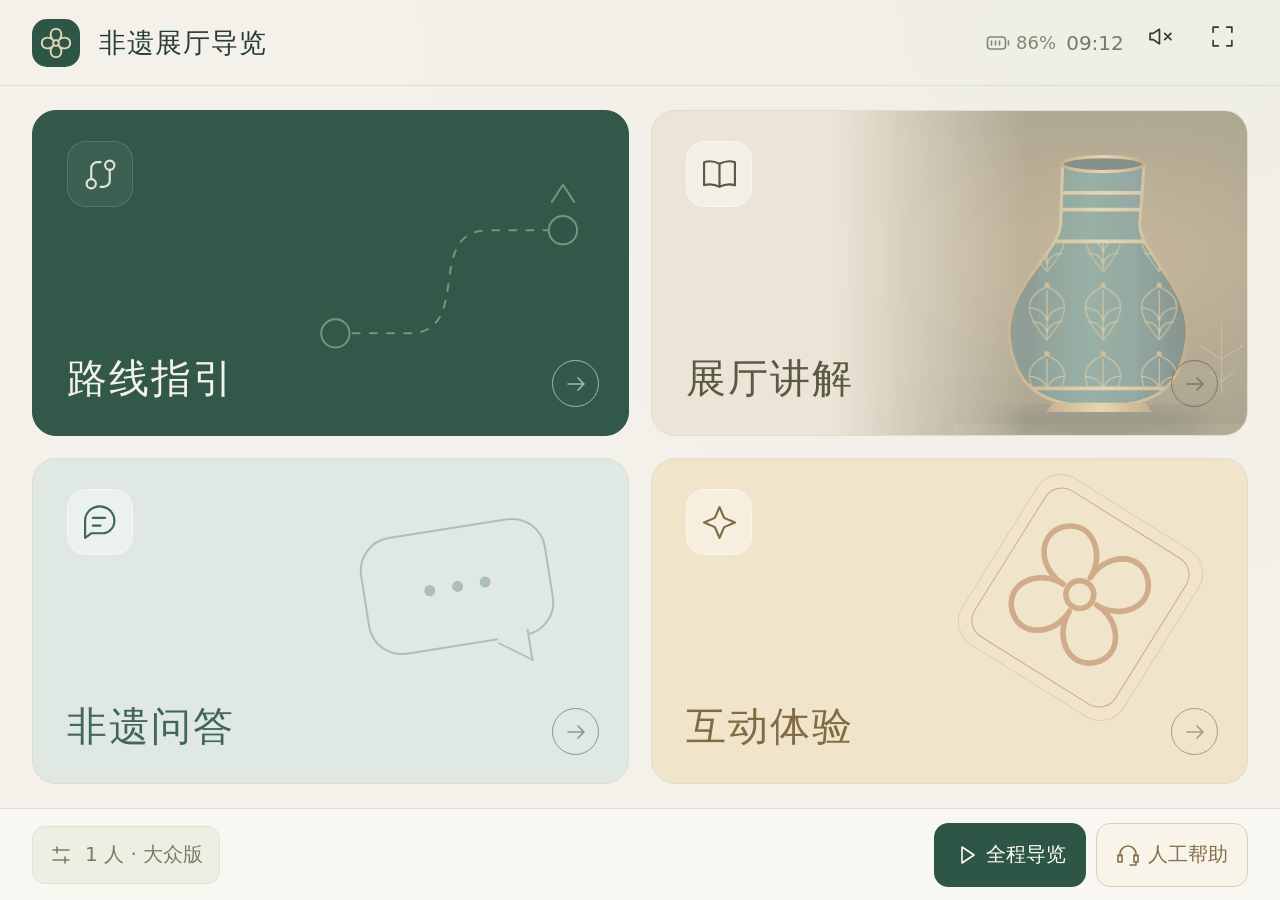
<file: index.html>
<!doctype html>
<html lang="zh-CN">
<head>
  <meta charset="utf-8">
  <meta name="viewport" content="width=device-width, initial-scale=1, viewport-fit=cover">
  <meta name="theme-color" content="#f3f1e9">
  <meta name="description" content="非遗展厅机器人横屏触控演示：路线指引、展厅讲解、非遗问答与互动体验。">
  <title>非遗展厅导览</title>
  <link rel="icon" type="image/svg+xml" href="assets/favicon.svg">
  <link rel="stylesheet" href="styles.css">
  <script defer src="data.js?v=20261109-story"></script>
  <script defer src="app.js?v=20261109-story"></script>
</head>
<body data-page="home">
  <div id="app"></div>
  <dialog id="dialog" aria-labelledby="dialog-title"><div id="dialog-content"></div></dialog>
  <div id="toast" role="status" hidden></div>
  <noscript>请启用 JavaScript 后使用导览功能。</noscript>
</body>
</html>
</file>
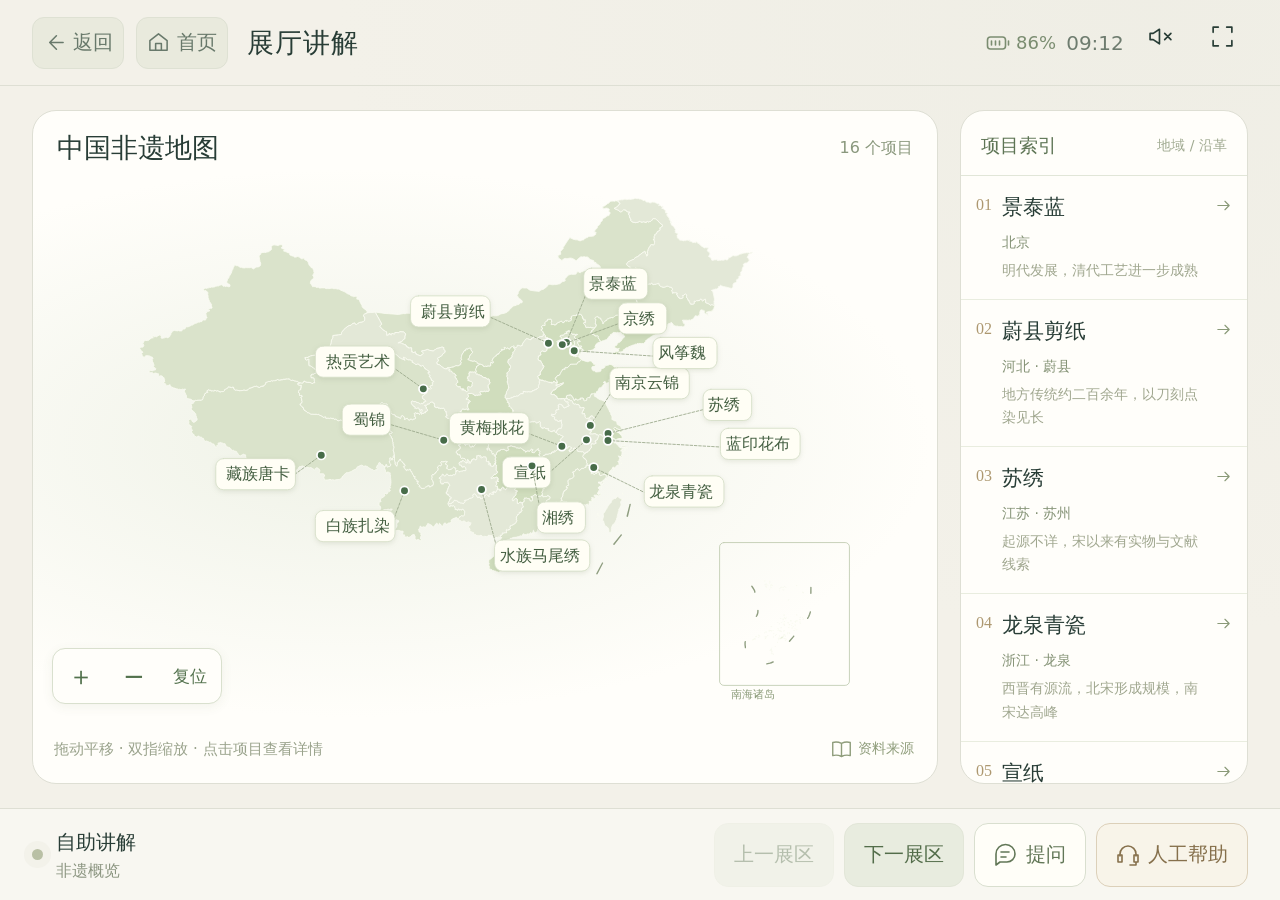
<file: exhibit.html>
<!doctype html>
<html lang="zh-CN">
<head>
  <meta charset="utf-8">
  <meta name="viewport" content="width=device-width, initial-scale=1, viewport-fit=cover">
  <meta name="theme-color" content="#f3f1e9">
  <meta name="description" content="非遗展厅机器人横屏触控演示：路线指引、展厅讲解、非遗问答与互动体验。">
  <title>展区讲解</title>
  <link rel="icon" type="image/svg+xml" href="assets/favicon.svg">
  <link rel="stylesheet" href="styles.css">
  <script defer src="data.js?v=20261109-story"></script>
  <script defer src="app.js?v=20261109-story"></script>
</head>
<body data-page="exhibit">
  <div id="app"></div>
  <dialog id="dialog" aria-labelledby="dialog-title"><div id="dialog-content"></div></dialog>
  <div id="toast" role="status" hidden></div>
  <noscript>请启用 JavaScript 后使用导览功能。</noscript>
</body>
</html>
</file>
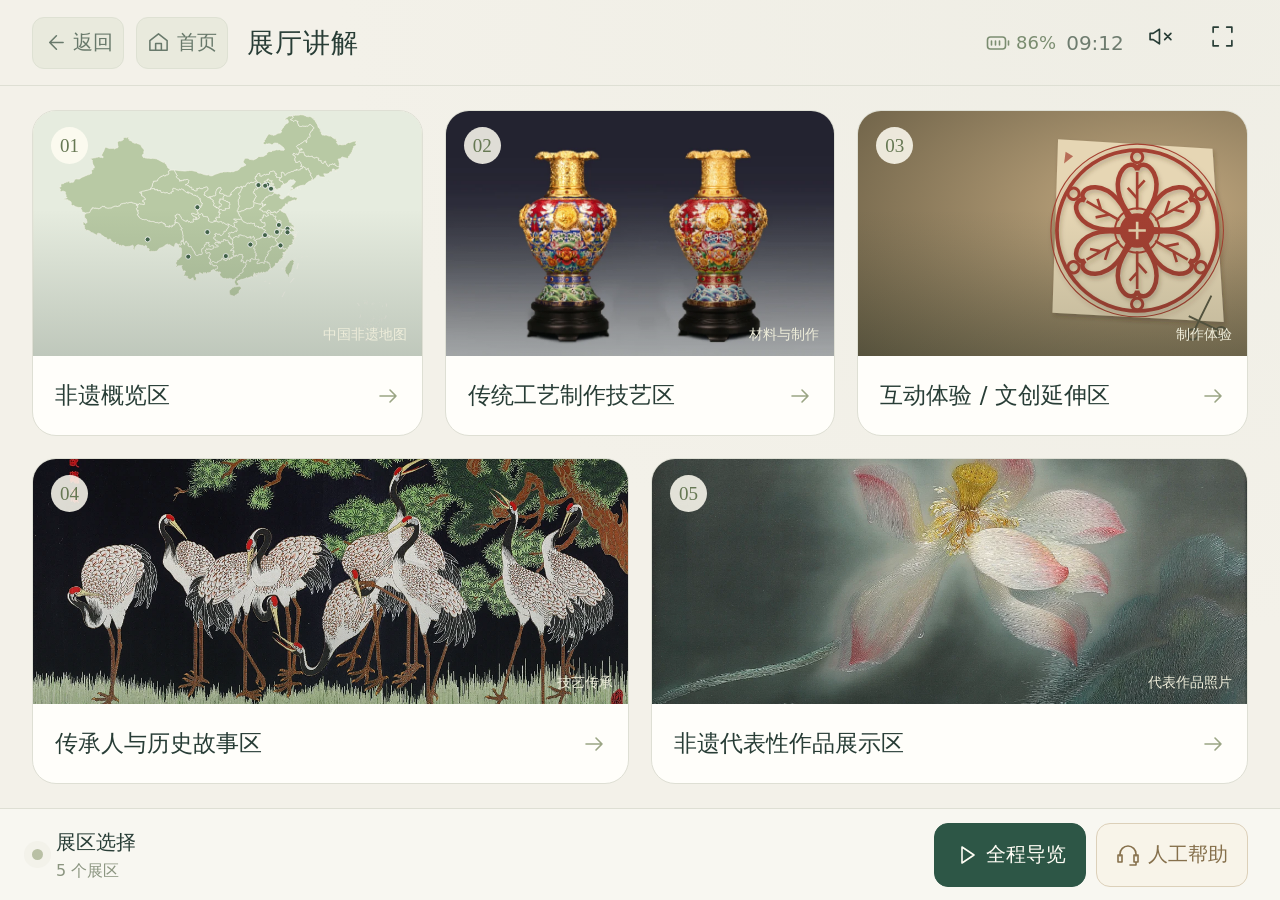
<file: exhibits.html>
<!doctype html>
<html lang="zh-CN">
<head>
  <meta charset="utf-8">
  <meta name="viewport" content="width=device-width, initial-scale=1, viewport-fit=cover">
  <meta name="theme-color" content="#f3f1e9">
  <meta name="description" content="非遗展厅机器人横屏触控演示：路线指引、展厅讲解、非遗问答与互动体验。">
  <title>展厅讲解</title>
  <link rel="icon" type="image/svg+xml" href="assets/favicon.svg">
  <link rel="stylesheet" href="styles.css">
  <script defer src="data.js?v=20261109-story"></script>
  <script defer src="app.js?v=20261109-story"></script>
</head>
<body data-page="exhibits">
  <div id="app"></div>
  <dialog id="dialog" aria-labelledby="dialog-title"><div id="dialog-content"></div></dialog>
  <div id="toast" role="status" hidden></div>
  <noscript>请启用 JavaScript 后使用导览功能。</noscript>
</body>
</html>
</file>
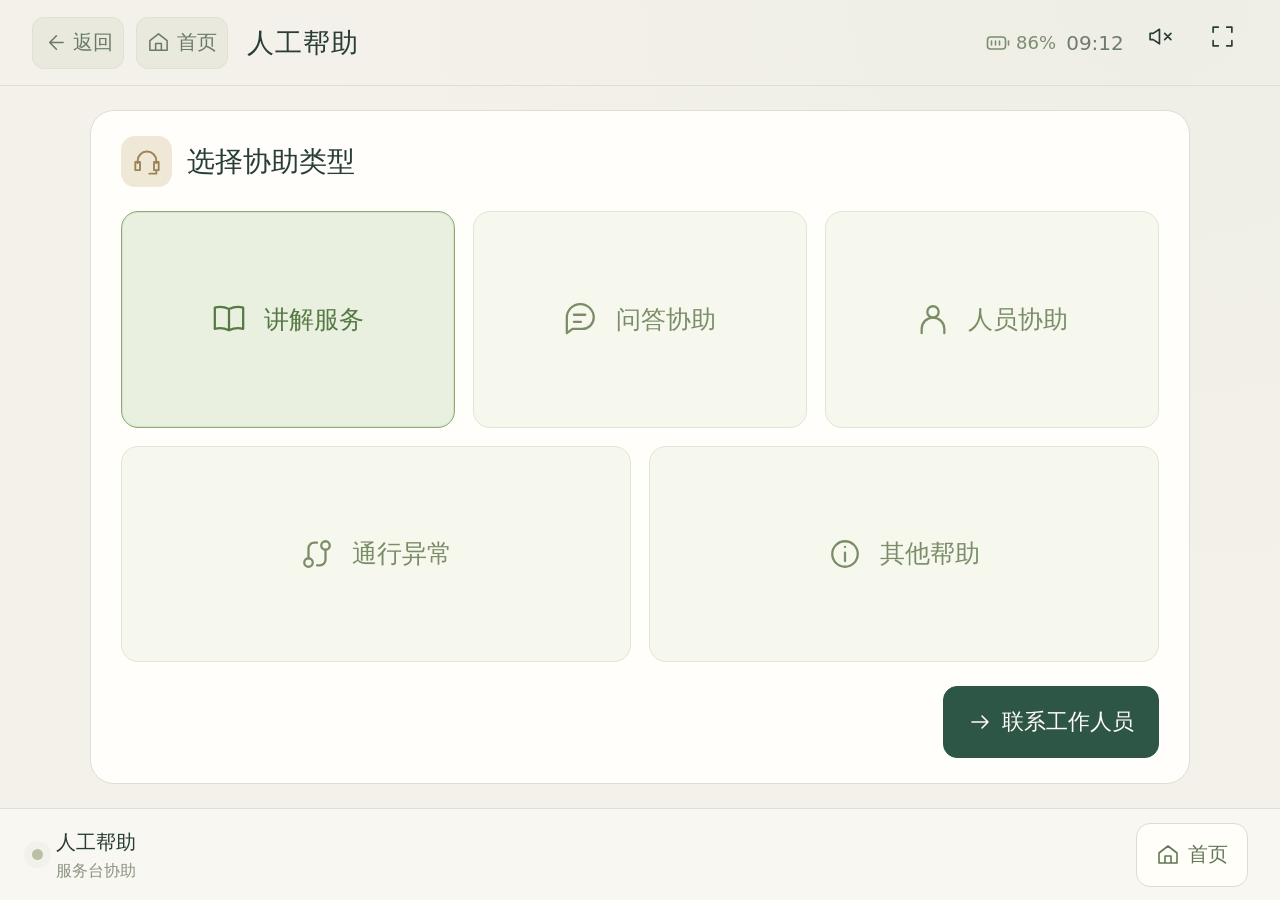
<file: help.html>
<!doctype html>
<html lang="zh-CN">
<head>
  <meta charset="utf-8">
  <meta name="viewport" content="width=device-width, initial-scale=1, viewport-fit=cover">
  <meta name="theme-color" content="#f3f1e9">
  <meta name="description" content="非遗展厅机器人横屏触控演示：路线指引、展厅讲解、非遗问答与互动体验。">
  <title>人工帮助</title>
  <link rel="icon" type="image/svg+xml" href="assets/favicon.svg">
  <link rel="stylesheet" href="styles.css">
  <script defer src="data.js?v=20261109-story"></script>
  <script defer src="app.js?v=20261109-story"></script>
</head>
<body data-page="help">
  <div id="app"></div>
  <dialog id="dialog" aria-labelledby="dialog-title"><div id="dialog-content"></div></dialog>
  <div id="toast" role="status" hidden></div>
  <noscript>请启用 JavaScript 后使用导览功能。</noscript>
</body>
</html>
</file>
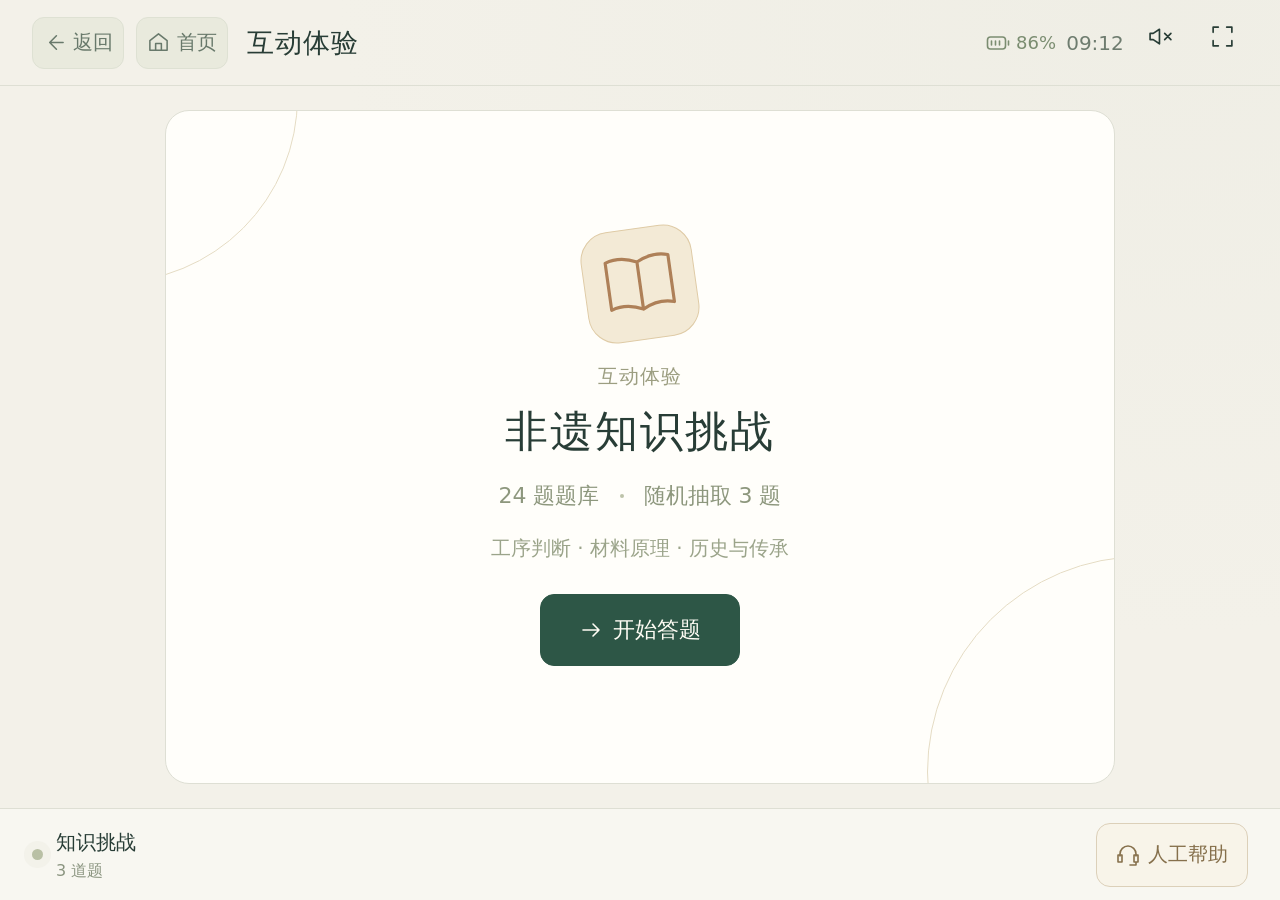
<file: interaction.html>
<!doctype html>
<html lang="zh-CN">
<head>
  <meta charset="utf-8">
  <meta name="viewport" content="width=device-width, initial-scale=1, viewport-fit=cover">
  <meta name="theme-color" content="#f3f1e9">
  <meta name="description" content="非遗展厅机器人横屏触控演示：路线指引、展厅讲解、非遗问答与互动体验。">
  <title>互动体验</title>
  <link rel="icon" type="image/svg+xml" href="assets/favicon.svg">
  <link rel="stylesheet" href="styles.css">
  <script defer src="data.js?v=20261109-story"></script>
  <script defer src="app.js?v=20261109-story"></script>
</head>
<body data-page="interaction">
  <div id="app"></div>
  <dialog id="dialog" aria-labelledby="dialog-title"><div id="dialog-content"></div></dialog>
  <div id="toast" role="status" hidden></div>
  <noscript>请启用 JavaScript 后使用导览功能。</noscript>
</body>
</html>
</file>
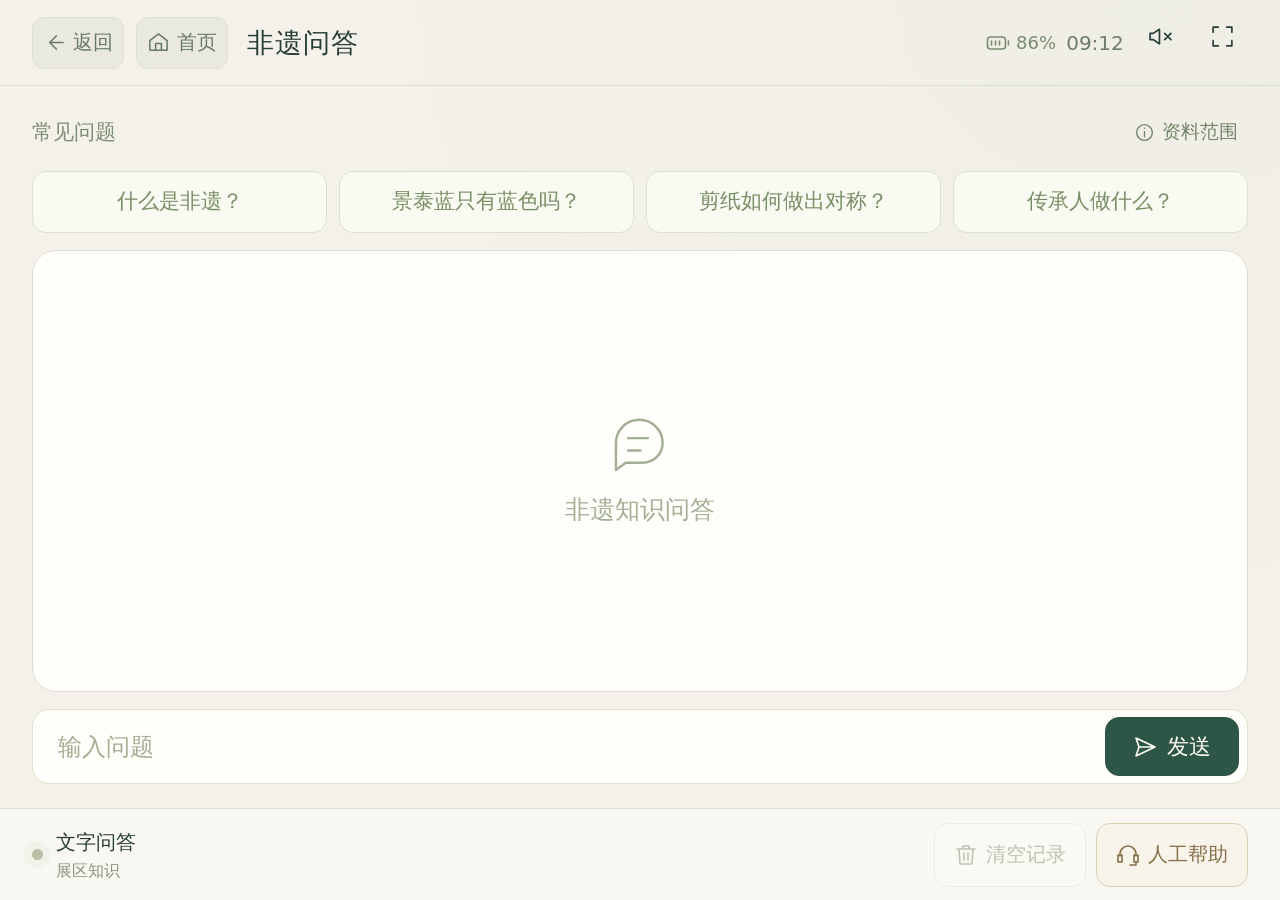
<file: qa.html>
<!doctype html>
<html lang="zh-CN">
<head>
  <meta charset="utf-8">
  <meta name="viewport" content="width=device-width, initial-scale=1, viewport-fit=cover">
  <meta name="theme-color" content="#f3f1e9">
  <meta name="description" content="非遗展厅机器人横屏触控演示：路线指引、展厅讲解、非遗问答与互动体验。">
  <title>非遗问答</title>
  <link rel="icon" type="image/svg+xml" href="assets/favicon.svg">
  <link rel="stylesheet" href="styles.css">
  <script defer src="data.js?v=20261109-story"></script>
  <script defer src="app.js?v=20261109-story"></script>
</head>
<body data-page="qa">
  <div id="app"></div>
  <dialog id="dialog" aria-labelledby="dialog-title"><div id="dialog-content"></div></dialog>
  <div id="toast" role="status" hidden></div>
  <noscript>请启用 JavaScript 后使用导览功能。</noscript>
</body>
</html>
</file>
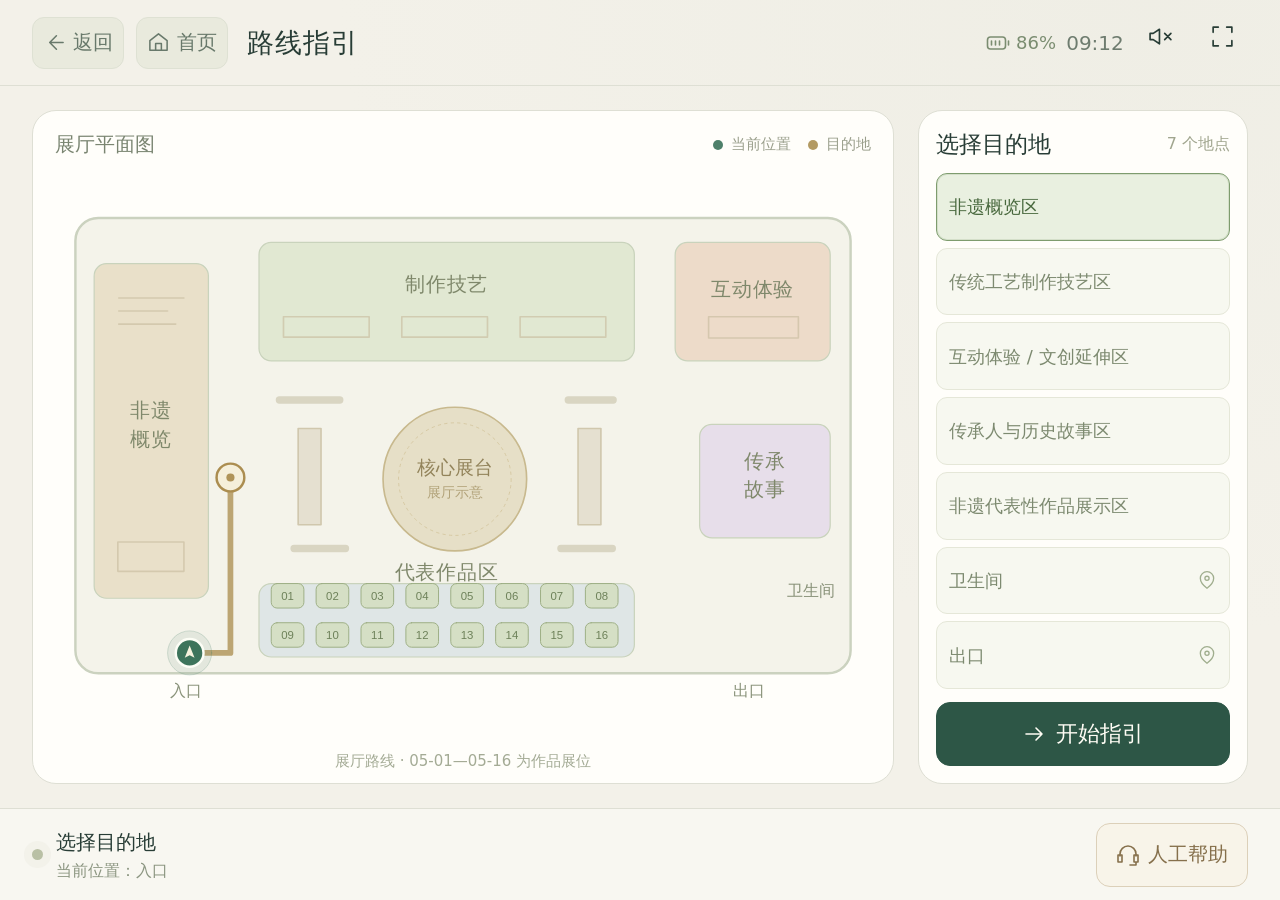
<file: route.html>
<!doctype html>
<html lang="zh-CN">
<head>
  <meta charset="utf-8">
  <meta name="viewport" content="width=device-width, initial-scale=1, viewport-fit=cover">
  <meta name="theme-color" content="#f3f1e9">
  <meta name="description" content="非遗展厅机器人横屏触控演示：路线指引、展厅讲解、非遗问答与互动体验。">
  <title>路线指引</title>
  <link rel="icon" type="image/svg+xml" href="assets/favicon.svg">
  <link rel="stylesheet" href="styles.css">
  <script defer src="data.js?v=20261109-story"></script>
  <script defer src="app.js?v=20261109-story"></script>
</head>
<body data-page="route">
  <div id="app"></div>
  <dialog id="dialog" aria-labelledby="dialog-title"><div id="dialog-content"></div></dialog>
  <div id="toast" role="status" hidden></div>
  <noscript>请启用 JavaScript 后使用导览功能。</noscript>
</body>
</html>
</file>
<file: styles.css>
@charset "UTF-8";
:root{--bg:#f3f1e9;--paper:#fffefa;--ink:#283d36;--muted:#7d877c;--line:#dedfd4;--green:#2d5646;--green-soft:#e6ece0;--gold:#b79a65;--header:86px;--footer:92px;--gutter:32px;--space:24px;--radius:24px;font-family:"Microsoft YaHei","PingFang SC",system-ui,sans-serif;color:var(--ink);font-size:24px;font-synthesis:none}
*{box-sizing:border-box}html,body{margin:0;width:100%;height:100%;overflow:hidden}body{background:var(--bg);-webkit-font-smoothing:antialiased}button,input,a{font:inherit;-webkit-tap-highlight-color:transparent}button,a{touch-action:manipulation}button{color:inherit;cursor:pointer;border:0;background:none}button:disabled{cursor:not-allowed;opacity:.4}button:focus-visible,a:focus-visible,input:focus-visible,[tabindex]:focus-visible{outline:3px solid #ab8c51;outline-offset:4px}a{color:inherit;text-decoration:none}button,a{transition:background .15s,border-color .15s,box-shadow .15s}svg{width:28px;height:28px;stroke:currentColor;stroke-width:1.6;stroke-linecap:round;stroke-linejoin:round;fill:none;flex-shrink:0}h1,h2,h3,p,figure{margin:0}button>span{pointer-events:none}.sr-only{position:absolute;width:1px;height:1px;padding:0;margin:-1px;overflow:hidden;clip:rect(0,0,0,0);white-space:nowrap;border:0}[hidden]{display:none!important}
#app{height:100dvh;display:flex;flex-direction:column;background:radial-gradient(ellipse at 90% 0,#e9e9df66,transparent 50%);overflow:hidden}.topbar{height:var(--header);flex:0 0 var(--header);padding:0 var(--gutter);display:flex;align-items:center;justify-content:space-between;gap:18px;border-bottom:1px solid var(--line)}.topbar-left,.topbar-right{display:flex;align-items:center;gap:12px;min-width:0}.topbar-left h1{font-size:29px;font-weight:600;letter-spacing:1px;white-space:nowrap;margin-left:7px}.brand-mark{width:48px;height:48px;display:grid;place-items:center;background:var(--green);color:#e3d6b9;border-radius:15px}.brand-mark svg{width:34px;height:34px;stroke-width:1.35}.topbar-right{gap:15px}.simulation-badge{font-size:16px;white-space:nowrap;color:#828575;border:1px solid #d7dacd;border-radius:7px;padding:6px 9px}.battery{display:flex;gap:5px;align-items:center;font-size:18px;color:#7b8d71;white-space:nowrap}.battery svg{width:27px;height:24px}.battery.low{color:#a76d43}.clock{font-size:20px;font-variant-numeric:tabular-nums;min-width:58px;padding:12px 0;color:#6e7c6f;user-select:none}.tool-key{display:grid;place-items:center;width:52px;height:52px;border-radius:14px;flex-shrink:0}.tool-key svg{width:25px;height:25px}.tool-key:hover{background:#e6e8dc}.tool-key.selected{background:#e3eada;color:#426440}.nav-key{display:flex;align-items:center;justify-content:center;gap:7px;font-size:20px;min-width:84px;height:52px;padding:10px;border-radius:12px;color:#68796b;background:#e9eadd;border:1px solid #dee1d3}.nav-key svg{width:23px;height:23px}.nav-key:hover{background:#dfe6d6}.screen{flex:1;min-height:0;padding:var(--space) var(--gutter);overflow:hidden}.bottom-bar{flex:0 0 var(--footer);min-height:var(--footer);display:flex;justify-content:space-between;align-items:center;gap:18px;border-top:1px solid var(--line);padding:12px var(--gutter);background:#f8f7f1}.bottom-actions{display:flex;align-items:center;justify-content:flex-end;gap:12px;flex-shrink:0}.btn{display:inline-flex;align-items:center;justify-content:center;gap:10px;min-height:64px;padding:13px 24px;border-radius:14px;font-size:22px;line-height:1.35;white-space:nowrap;border:1px solid transparent;font-weight:500}.btn svg{width:24px;height:24px}.btn.primary{background:var(--green);color:#fffdf5;border-color:var(--green)}.btn.primary:hover:not(:disabled){background:#3e6853}.btn.soft{background:#e8ecdf;border-color:#e2e6d8;color:#536d4a}.btn.soft:hover:not(:disabled){background:#dce5d0}.btn.outline{background:#fffef8;border-color:#d9dfcf;color:#627757}.btn.outline:hover:not(:disabled){background:#edf2e5}.btn.help-button{background:#f8f4e9;border-color:#dcd0b9;color:#86704c}.btn.help-button:hover{background:#efe7d4}.btn.small{min-height:47px;padding:9px 15px;font-size:19px}.btn.large{min-height:72px;min-width:200px}.btn.wide{width:100%}.plain-button{display:inline-flex;align-items:center;justify-content:center;gap:7px;font-size:19px;color:#748569;min-height:44px;padding:7px 10px;border-radius:9px;white-space:nowrap}.plain-button:hover{background:#e8eddf}.plain-button svg{width:21px;height:21px}.profile-control{display:flex;align-items:center;gap:12px;font-size:21px;color:#738166;min-height:58px;padding:10px 16px;border-radius:13px;background:#eeeee3;border:1px solid #e0e2d4}.profile-control svg{width:24px;height:24px}.status-area{display:flex;align-items:center;gap:13px;min-width:0}.status-area strong{display:block;font-size:21px;font-weight:500;line-height:1.4;white-space:nowrap}.status-area small{display:block;font-size:16px;color:#8b9580;margin-top:5px;max-width:250px;overflow:hidden;text-overflow:ellipsis;white-space:nowrap}.status-light{width:11px;height:11px;background:#b9c0a5;border-radius:50%;box-shadow:0 0 0 8px #b9c0a518;flex-shrink:0}.status-light.on{background:#688e63;box-shadow:0 0 0 8px #688e6318}.status-light.warning{background:#b38a4e;box-shadow:0 0 0 8px #b38a4e18}.status-area .plain-button{font-size:18px;margin-left:6px}
/* 首页：四项服务独占主内容区。 */
.home-grid{display:grid;height:100%;grid-template-columns:1fr 1fr;grid-template-rows:1fr 1fr;gap:22px}.service-tile{position:relative;overflow:hidden;border:1px solid #deded0;border-radius:var(--radius);padding:30px 34px;display:block;isolation:isolate}.service-tile:hover{box-shadow:inset 0 0 0 2px #64816533}.service-tile strong{position:absolute;left:34px;bottom:29px;font-size:40px;font-weight:500;letter-spacing:2px;z-index:2}.tile-icon{display:grid;place-items:center;width:66px;height:66px;border-radius:19px;background:#ffffff60;border:1px solid #ffffff65;position:relative;z-index:2}.tile-icon svg{width:37px;height:37px;stroke-width:1.4}.tile-arrow{position:absolute;right:29px;bottom:28px;border:1px solid currentColor;border-radius:50%;width:47px;height:47px;display:grid;place-items:center;opacity:.6;z-index:2}.tile-arrow svg{width:24px;height:24px}.tile-route{background:#315849;border-color:#315849;color:#f5f2e6}.tile-route .tile-icon{background:#ffffff0d;border-color:#ffffff24;color:#dce6d0}.route-ornament{position:absolute;right:25px;top:26px;width:51%;height:85%;stroke:#b2c6a5;stroke-width:2;opacity:.55}.route-ornament path:first-child{stroke-dasharray:7 10}.route-ornament circle{fill:#315849}.tile-exhibit{background:#ece5d7;color:#5a5943}.tile-art{position:absolute;right:-4%;top:-11%;width:73%;height:125%;object-fit:cover;object-position:85% center;opacity:.45;mix-blend-mode:multiply;mask-image:linear-gradient(90deg,transparent,#000 44%);z-index:-1}.tile-qa{background:#dfe8e2;color:#3f655d}.chat-ornament{position:absolute;right:13%;top:21%;width:188px;height:119px;border:2px solid #8eaaa0;border-radius:34px;transform:rotate(-9deg);display:flex;justify-content:center;align-items:center;gap:17px;opacity:.65}.chat-ornament:after{content:"";position:absolute;right:28px;bottom:-17px;width:30px;height:30px;border-right:2px solid #8eaaa0;border-bottom:2px solid #8eaaa0;background:#dfe8e2;transform:skewY(35deg)}.chat-ornament span{width:11px;height:11px;border-radius:50%;background:#8eaaa0}.tile-interaction{background:#f0e4cb;color:#806b42}.paper-ornament{position:absolute;right:14%;top:16%;transform:rotate(-13deg);color:#b67e57;opacity:.55}.paper-ornament svg{width:167px;height:167px;stroke-width:.8}.paper-ornament:before,.paper-ornament:after{content:"";position:absolute;inset:0;border:1px solid currentColor;transform:rotate(45deg);border-radius:20px}.paper-ornament:after{inset:-12px;opacity:.4;border-radius:28px}
/* 路线指引 */
.route-screen{display:flex;gap:24px}.map-panel{flex:1;min-width:0;border-radius:var(--radius);border:1px solid var(--line);background:var(--paper);padding:20px 22px 12px;display:flex;flex-direction:column}.map-heading{display:flex;align-items:center;justify-content:space-between;gap:12px;color:#7a8571;font-size:20px;flex-shrink:0}.map-key{display:flex;align-items:center;gap:8px;font-size:15px;color:#9a9f8c}.map-key i,.map-key b{display:inline-block;border-radius:50%;height:10px;width:10px;background:#4e806a;margin-left:9px}.map-key b{background:#b39a62}.map-canvas{flex:1;min-height:0;display:grid;place-items:center}.floor-map{width:100%;height:100%;max-height:100%;stroke-width:1.5}.map-floor{fill:#f4f3ea;stroke:#cbd2bf;stroke-width:3}.map-room{cursor:pointer;outline:none}.map-room rect{stroke:#c9d3bc;stroke-width:1.5}.map-room text{fill:#7f886b;font:25px "Microsoft YaHei",sans-serif;stroke:none;letter-spacing:1px}.map-room path{stroke:#c9bea0;stroke-width:2;opacity:.65}.map-room:hover rect,.map-room:focus-visible rect{stroke:#64815b;stroke-width:4}.room-overview rect{fill:#e9e0c9}.room-craft rect{fill:#e1e8d2}.room-interaction rect{fill:#eddbc9}.room-story rect{fill:#e7deea}.room-works rect{fill:#dfe6e6}.map-core{fill:#e6dfc7;stroke:#c8b98e;stroke-width:2}.map-core-inner{fill:none;stroke:#d3c49c;stroke-width:1;stroke-dasharray:3 5}.core-text{font:23px "Microsoft YaHei",sans-serif;fill:#92835a;stroke:none}.core-small{font-size:17px;fill:#b2a37a}.map-cabinets{fill:#e5e0d0;stroke:#d0c7ad;stroke-width:2}.map-detail{stroke:#d9d5c2;stroke-width:9}.map-path{stroke:#b69d67;stroke-width:7;stroke-linejoin:round;stroke-linecap:round;fill:none;opacity:.9}.map-target circle:first-child{fill:#f5efda;stroke:#ab8d50;stroke-width:3}.map-target circle:last-child{fill:#af9358;stroke:none}.robot-marker-halo{fill:#4c846a1a;stroke:#4c846a44;stroke-width:1}.robot-marker-body{fill:#3d745b;stroke:#fcfdf5;stroke-width:3}#robot-marker path{fill:#f6f2dd;stroke:none}.service-map-label text{font:20px "Microsoft YaHei",sans-serif;fill:#899279;stroke:none}.map-caption{font-size:15px;color:#a4ab95;text-align:center;padding-top:4px}.destination-panel{width:348px;flex-shrink:0;min-height:0;display:flex;flex-direction:column;border:1px solid var(--line);border-radius:var(--radius);padding:20px;background:var(--paper)}.destinations{display:flex;flex-direction:column;gap:13px;height:100%;min-height:0}.panel-heading{display:flex;align-items:center;justify-content:space-between;gap:10px;min-height:32px}.panel-heading h2{font-size:23px;font-weight:500}.panel-heading>span{font-size:16px;color:#a0a58e}.destination-list{flex:1;min-height:0;display:grid;grid-template-rows:repeat(7,minmax(44px,1fr));gap:7px;overflow-y:auto}.destination{min-height:44px;padding:7px 12px;text-align:left;display:flex;align-items:center;justify-content:space-between;gap:7px;border:1px solid #e5e7d8;border-radius:11px;background:#f7f8f0;color:#7d8a70;font-size:19px;line-height:1.4}.destination svg{width:20px;height:20px;order:2;color:#a0ae8e}.destination.selected{border-color:#7e9c6e;background:#e9f0e0;color:#48683d;box-shadow:inset 0 0 0 1px #7e9c6e33}.destination:hover{background:#edf2e6}.destination-status{display:flex;align-items:center;justify-content:center;flex-direction:column;height:100%;text-align:center;gap:16px;padding:10px}.navigation-symbol{width:94px;height:94px;display:grid;place-items:center;border:1px solid #d8e1cc;border-radius:50%;background:#edf2e4;color:#6d8b5c;margin-bottom:6px}.navigation-symbol svg{width:40px;height:40px;stroke-width:1.5}.navigation-state{font-size:22px;color:#88967a}.destination-status h2{font-size:29px;font-weight:500;line-height:1.6;max-width:100%}.progress-track{height:7px;background:#e7eada;border-radius:5px;width:100%;overflow:hidden;margin-top:17px}.progress-track span{height:100%;display:block;background:#7f9a66;border-radius:5px}.progress-value{font-size:20px;font-variant-numeric:tabular-nums;color:#8a9a76}.panel-note{font-size:16px;color:#a6ae96}.destination-actions{display:flex;flex-direction:column;gap:12px;width:100%;margin-top:15px}
/* 展区选择与完整讲解页面 */
.exhibits-grid{height:100%;display:grid;grid-template-columns:repeat(6,1fr);grid-template-rows:1fr 1fr;gap:22px}.exhibit-card{grid-column:span 2;min-height:0;display:flex;flex-direction:column;border:1px solid var(--line);border-radius:var(--radius);overflow:hidden;background:var(--paper)}.exhibit-card:nth-child(n+4){grid-column:span 3}.exhibit-card:hover{border-color:#9dae89;box-shadow:0 3px 12px #5263470b}.exhibit-thumbnail{position:relative;flex:1;min-height:0;background:#e8e8d7;overflow:hidden}.exhibit-thumbnail:after{content:"";position:absolute;inset:0;background:linear-gradient(0deg,#1e322832,transparent 60%);pointer-events:none}.exhibit-thumbnail img{width:100%;height:100%;object-fit:cover;object-position:75% center}.exhibit-card:first-child img{object-position:center}.exhibit-number{position:absolute;top:16px;left:18px;width:37px;height:37px;border-radius:50%;display:grid;place-items:center;background:#fffdf2da;color:#667853;font:19px Georgia,serif;z-index:1}.thumbnail-note{position:absolute;bottom:12px;right:15px;font-size:14px;color:#eeedda;z-index:1}.exhibit-card-label{min-height:79px;display:flex;align-items:center;justify-content:space-between;gap:10px;padding:16px 22px;flex-shrink:0}.exhibit-card-label h2{font-size:23px;font-weight:500;line-height:1.5}.exhibit-card-label svg{width:24px;height:24px;color:#9aa584}.reader-screen{display:grid;grid-template-columns:.85fr 1.15fr;gap:26px}.exhibit-visual{min-height:0;position:relative;border-radius:var(--radius);overflow:hidden;background:#a0a080}.exhibit-visual>img{width:100%;height:100%;object-fit:cover;object-position:80% center}.exhibit-visual:after{content:"";position:absolute;inset:0;background:linear-gradient(0deg,#24382e55,transparent 30%)}.exhibit-visual figcaption{position:absolute;bottom:23px;left:25px;right:25px;display:flex;align-items:center;justify-content:space-between;gap:10px;color:#f3f1df;font-size:17px;z-index:1}.reader-panel{display:flex;flex-direction:column;min-height:0;min-width:0;background:var(--paper);border:1px solid var(--line);border-radius:var(--radius);padding:24px 28px}.reader-heading{display:flex;align-items:center;justify-content:space-between;gap:12px;min-height:34px;flex-shrink:0}.mode-chip{display:inline-block;font-size:17px;padding:6px 11px;border:1px solid #e0e5d4;background:#f2f5e9;color:#889874;border-radius:7px}.reader-panel h2{font-size:36px;font-weight:500;line-height:1.35;margin:15px 0 6px;letter-spacing:.5px;flex-shrink:0}.reader-zone{font-size:19px;line-height:1.5;color:#959f89;flex-shrink:0}.reader-tabs{display:flex;border-bottom:1px solid #e3e7d8;margin:19px 0 16px;gap:12px;flex-shrink:0}.reader-tabs button{flex:1;font-size:20px;padding:14px 0 16px;position:relative;white-space:nowrap;color:#909e81}.reader-tabs button[aria-selected=true]{color:#406343;font-weight:600}.reader-tabs button[aria-selected=true]:after{content:"";position:absolute;left:0;right:0;bottom:-1px;height:3px;border-radius:3px;background:#66825c}.reader-text{flex:1;min-height:0;overflow:auto;overscroll-behavior:contain;scrollbar-width:thin;scrollbar-color:#cfd8c1 transparent}.reader-text p{font-size:24px;line-height:1.8;color:#61745b;letter-spacing:.3px;padding-right:4px}.reader-tools{flex-shrink:0;display:flex;align-items:center;justify-content:space-between;gap:9px;margin-top:15px}.reader-tools .btn{min-height:54px;padding:10px 17px;font-size:20px}.source-button{display:flex;align-items:center;gap:6px;font-size:18px;min-height:50px;padding:8px 2px;color:#8f9d7b;white-space:nowrap}.source-button svg{width:21px;height:21px}
/* 独立问答页面 */
.qa-screen{display:flex;flex-direction:column;gap:17px}.qa-topline{display:flex;align-items:center;gap:15px;min-height:32px;font-size:21px;color:#7d8d71;flex-shrink:0}.qa-topline>.plain-button{margin-left:auto}.context-chip{font-size:17px;color:#7a9067;border:1px solid #dce4d0;padding:5px 10px;border-radius:7px;background:#ecf1e4}.suggested-questions{display:grid;grid-template-columns:repeat(4,1fr);gap:12px;flex-shrink:0}.question-button{border:1px solid #dbe3ce;background:#f9faf1;border-radius:14px;font-size:21px;color:#788e66;min-height:62px;padding:10px 15px;line-height:1.5}.question-button:hover{background:#eaf1df;border-color:#96af81}.conversation{flex:1;min-height:0;overflow-y:auto;overscroll-behavior:contain;border:1px solid var(--line);border-radius:var(--radius);background:var(--paper);padding:24px;display:flex;flex-direction:column;gap:22px;scrollbar-width:thin;scrollbar-color:#d0dac0 transparent}.qa-empty{display:flex;flex:1;min-height:140px;flex-direction:column;align-items:center;justify-content:center;gap:18px;color:#a4af97;font-size:25px}.qa-empty svg{width:59px;height:59px;stroke-width:1}.qa-message{display:flex;align-items:flex-start;gap:14px;flex-shrink:0}.qa-avatar{width:43px;height:43px;border-radius:13px;border:1px solid #dee6d1;background:#f1f5e7;display:grid;place-items:center;flex-shrink:0;color:#8ba076}.qa-avatar svg{width:24px;height:24px}.qa-bubble{background:#f2f4e9;border:1px solid #ecefe1;border-radius:0 18px 18px 18px;padding:17px 21px;max-width:84%;min-width:160px;color:#64785a;overflow-wrap:anywhere}.qa-bubble p{font-size:23px;line-height:1.75;white-space:pre-line}.qa-message.user{flex-direction:row-reverse}.qa-message.user .qa-avatar{background:#e8eddf;color:#779168}.qa-message.user .qa-bubble{background:#e5eddd;border-color:#e0e9d6;border-radius:18px 0 18px 18px;color:#486b41}.answer-actions{display:flex;align-items:center;gap:21px;border-top:1px solid #e0e7d3;padding-top:10px;margin-top:12px}.answer-action{display:flex;align-items:center;gap:6px;min-height:38px;font-size:17px;color:#94a27c;padding:4px 0}.answer-action svg{width:20px;height:20px}.question-form{display:flex;align-items:center;gap:15px;border:1px solid #dce3ce;background:var(--paper);padding:7px 8px 7px 23px;border-radius:17px;flex-shrink:0}.question-form:focus-within{border-color:#87a170}.question-form input{font-size:24px;height:59px;border:0;background:none;min-width:0;width:100%;outline:none;color:#46693f}.question-form input::placeholder{color:#a3ae93}.question-form .btn{min-height:59px;min-width:134px;font-size:22px}
/* 独立互动页面 */
.interaction-screen{display:flex;align-items:stretch;justify-content:center}.challenge-intro{width:min(950px,100%);height:100%;border:1px solid var(--line);border-radius:var(--radius);background:var(--paper);display:flex;flex-direction:column;align-items:center;justify-content:center;position:relative;overflow:hidden}.challenge-intro:before,.challenge-intro:after{content:"";position:absolute;width:370px;height:370px;border:1px solid #e5dcc4;border-radius:50%;left:-240px;top:-200px}.challenge-intro:after{left:auto;top:auto;right:-245px;bottom:-205px;width:430px;height:430px}.challenge-emblem{display:grid;place-items:center;width:112px;height:112px;border:1px solid #dfcba6;background:#f3ead6;color:#ae8058;border-radius:29px;margin-bottom:23px;transform:rotate(-8deg)}.challenge-emblem svg{width:76px;height:76px;stroke-width:1}.neutral-label{font-size:20px;color:#9c9e81;letter-spacing:1px}.challenge-intro h2{font-size:43px;font-weight:500;letter-spacing:2px;margin:13px 0 20px}.challenge-meta{display:flex;align-items:center;gap:20px;font-size:22px;color:#8d977d;margin-bottom:31px}.challenge-meta i{width:4px;height:4px;border-radius:50%;background:#bdc3a9}.quiz-panel{width:min(1080px,100%);height:100%;display:flex;flex-direction:column;border:1px solid var(--line);border-radius:var(--radius);background:var(--paper);padding:24px 30px;min-height:0}.quiz-top{display:flex;align-items:center;justify-content:space-between;gap:20px}.quiz-top h2{font-size:24px;font-weight:500;color:#718562}.quiz-top>span{font-size:24px;font-variant-numeric:tabular-nums;color:#a6ae94}.quiz-progress{display:flex;gap:10px;margin-top:16px;flex-shrink:0}.quiz-progress span{height:4px;flex:1;border-radius:4px;background:#e7ebda}.quiz-progress span.done{background:#7e9a68}.quiz-panel h3{font-size:30px;font-weight:500;line-height:1.6;margin:20px 0 21px;flex-shrink:0}.quiz-options{display:grid;grid-template-rows:repeat(3,1fr);gap:12px;flex:1;min-height:0}.quiz-option{min-height:58px;border:1px solid #dfe5d2;border-radius:13px;background:#f7f9f0;text-align:left;padding:12px 18px;color:#768b65;font-size:23px;line-height:1.5}.quiz-option>span{display:flex;align-items:center;gap:17px}.quiz-option b{font:22px Georgia,serif;border:1px solid #e1e7d5;background:#eef3e4;flex-shrink:0;border-radius:10px;min-width:38px;height:38px;display:grid;place-items:center}.quiz-option:hover:not(:disabled){background:#edf3e2;border-color:#9db58a}.quiz-option:disabled{opacity:.58}.quiz-option.correct{background:#e5efdb;border-color:#83a46b;color:#557c42;opacity:1}.quiz-option.incorrect{background:#f4e6db;border-color:#cba98f;color:#a3795d;opacity:1}.quiz-feedback{display:flex;align-items:center;justify-content:space-between;gap:20px;min-height:92px;flex-shrink:0;padding-top:14px;color:#929c81;font-size:19px;line-height:1.7}.quiz-feedback p{max-width:760px;font-size:18px;line-height:1.65}.quiz-feedback strong{color:#6d875c;font-weight:500}.quiz-feedback .btn{font-size:21px;min-height:60px;padding:12px 23px}.quiz-result{width:min(1080px,100%);display:flex;align-items:center;justify-content:center;gap:75px;border:1px solid var(--line);border-radius:var(--radius);background:var(--paper);padding:35px}.stamp-preview{width:230px;height:230px;flex-shrink:0;border:4px double #ad7a55;outline:1px solid #c39a75;outline-offset:7px;border-radius:45px;background:#f9f0de;color:#a16d4b;display:flex;flex-direction:column;align-items:center;justify-content:center;gap:14px;transform:rotate(-7deg)}.stamp-preview svg{width:51px;height:51px;stroke-width:1.2}.stamp-preview strong{font-family:"SimSun",serif;font-weight:500;font-size:39px;letter-spacing:3px}.stamp-preview small{font-size:18px;letter-spacing:4px}.result-copy h2{font-size:43px;font-weight:500;margin:14px 0 17px}.result-score{font-size:24px;color:#94a083}.result-score strong{font:65px Georgia,serif;color:#56794b;padding:0 9px}.result-buttons{display:flex;gap:12px;margin-top:28px}.result-buttons .btn{font-size:20px;min-height:60px;padding:12px 18px}
/* 人工协助与参观小结 */
.help-screen{display:flex;align-items:stretch;justify-content:center}.help-panel{max-width:1100px;width:100%;height:100%;display:flex;flex-direction:column;padding:25px 30px;border:1px solid var(--line);border-radius:var(--radius);background:var(--paper)}.help-heading{display:flex;align-items:center;gap:15px;margin-bottom:24px;flex-shrink:0}.help-heading h2{font-size:28px;font-weight:500}.help-heading-icon{display:grid;place-items:center;background:#efe8d7;color:#9b8357;border-radius:14px;width:51px;height:51px}.help-heading-icon svg{width:28px;height:28px}.help-reasons{display:grid;grid-template-columns:repeat(6,1fr);grid-template-rows:1fr 1fr;gap:18px;flex:1;min-height:0}.help-reason{grid-column:span 2;border:1px solid #e1e5d4;border-radius:17px;background:#f6f8ed;color:#7a8d68;padding:20px;font-size:25px;min-height:80px}.help-reason:nth-child(n+4){grid-column:span 3}.help-reason>span{display:flex;align-items:center;justify-content:center;gap:18px}.help-reason svg{width:34px;height:34px}.help-reason.selected{background:#e9f0df;border-color:#8eaa78;color:#577a45;box-shadow:inset 0 0 0 1px #8eaa7833}.help-submit{display:flex;align-items:center;justify-content:space-between;gap:18px;margin-top:24px;flex-shrink:0}.simulation-note{font-size:17px;color:#a2a58e;line-height:1.7}.help-status{height:100%;width:min(1000px,100%);border:1px solid var(--line);background:var(--paper);border-radius:var(--radius);display:flex;align-items:center;justify-content:center;flex-direction:column;padding:25px}.help-status-icon{display:grid;place-items:center;width:100px;height:100px;border:1px solid #e0d4b7;background:#f4ecd9;color:#a28a5b;border-radius:50%;margin-bottom:22px}.help-status-icon svg{width:46px;height:46px;stroke-width:1.3}.help-status h2{font-size:39px;font-weight:500;margin:13px 0 31px}.handover-steps{display:flex;gap:50px;padding:0;margin:0 0 27px;list-style:none;counter-reset:step}.handover-steps li{position:relative;display:flex;align-items:center;gap:10px;font-size:21px;color:#a3ad93;counter-increment:step}.handover-steps li:before{content:counter(step);width:32px;height:32px;border:1px solid #e0e6d3;border-radius:50%;display:grid;place-items:center;background:#f4f7ec;font:18px Georgia,serif}.handover-steps li.complete{color:#6a8c55}.handover-steps li.complete:before{background:#e3edda;color:#6a8c55;border-color:#c9d9b9}.handover-steps li.current:before{border-color:#c7b281;background:#f5ecd5;color:#a28b58}.handover-steps li:not(:last-child):after{content:"";width:25px;position:absolute;right:-37px;border-top:1px solid #d9dfcc}.summary-screen{display:flex;align-items:stretch;justify-content:center}.summary-panel{width:min(1100px,100%);display:flex;flex-direction:column;justify-content:center;border:1px solid var(--line);border-radius:var(--radius);padding:32px 40px;background:var(--paper)}.summary-heading{display:flex;align-items:center;justify-content:center;gap:15px;margin-bottom:35px}.summary-heading>svg{width:50px;height:50px;padding:10px;border:1px solid #d7e2cb;background:#edf4e3;color:#7e9b66;border-radius:50%}.summary-heading h2{font-size:37px;font-weight:500}.summary-metrics{display:grid;grid-template-columns:repeat(3,1fr);text-align:center;margin:0 0 39px}.summary-metrics>div+div{border-left:1px solid #e3e8d8}.summary-metrics strong{font:66px Georgia,serif;color:#517247;display:block}.summary-metrics strong small{font-size:27px;color:#a8b398}.summary-metrics span{display:block;font-size:21px;color:#97a286;margin-top:15px}.summary-stops{display:flex;justify-content:center;flex-wrap:wrap;gap:12px}.summary-stops>span{display:flex;flex-direction:column;align-items:center;gap:11px;font-size:19px;color:#b1b8a1;padding:15px 12px;min-width:150px;border:1px solid #e7ebdc;border-radius:12px;background:#f8f9f1}.summary-stops .visited{color:#779062;background:#edf3e5;border-color:#dce7d1}.summary-stops svg{width:24px;height:24px}.summary-stops small{font-size:14px;color:#a5ac95}
/* 异常提示始终保留底部操作区。 */
.alert-strip{display:flex;align-items:center;justify-content:space-between;gap:18px;background:#f8efdb;border:1px solid #e6d5b2;color:#9d7a42;border-radius:14px;margin:13px var(--gutter) 0;padding:10px 17px;flex-shrink:0}.alert-strip>div{display:flex;align-items:center;gap:12px;min-width:0}.alert-strip>div>svg{width:25px;height:25px}.alert-strip strong{display:block;font-size:20px;font-weight:500;line-height:1.5}.alert-strip small{display:block;font-size:17px;line-height:1.5;color:#a78c5b}.alert-strip.critical{border-color:#dfc3b2;background:#f5e8dc;color:#a67b59}.alert-strip.critical small{color:#af8d6d}.alert-strip .btn{flex-shrink:0}
/* 少量设置与资料弹窗。主要功能使用独立页面。 */
#dialog{width:min(790px,calc(100vw - 36px));max-height:calc(100dvh - 40px);margin:auto;overflow:auto;border:1px solid #e1e3d3;border-radius:25px;background:var(--paper);color:var(--ink);padding:30px;box-shadow:0 30px 100px #1b33272b}#dialog.wide-dialog{width:min(980px,calc(100vw - 36px))}#dialog::backdrop{background:#21382d65;backdrop-filter:blur(4px)}.dialog-heading{display:flex;align-items:center;justify-content:space-between;gap:20px;margin-bottom:25px}.dialog-heading h2{font-size:30px;font-weight:500;line-height:1.4}.dialog-copy{font-size:24px;line-height:1.8;color:#7e8d6d}.dialog-note{font-size:18px;color:#a0a98c;line-height:1.8}.dialog-actions{display:flex;justify-content:flex-end;gap:15px;margin-top:27px}.dialog-actions .btn{min-width:145px}.settings-group+.settings-group{margin-top:24px}.settings-group h3{font-size:22px;font-weight:500;color:#8b997b;margin-bottom:13px}.setting-options{display:flex;gap:16px}.setting-option{display:flex;align-items:center;justify-content:center;font-size:25px;min-height:86px;padding:16px 22px;border:1px solid #dfe6d1;border-radius:15px;background:#f7f9ee;color:#829771;flex:1}.setting-option.selected{background:#e8f0dd;border-color:#8caa74;color:#587a44;box-shadow:inset 0 0 0 1px #8caa7433}.people-stepper{display:flex;align-items:center;justify-content:space-between;gap:20px;border:1px solid #dfe6d1;border-radius:14px;padding:11px 19px;margin-top:14px;font-size:23px;color:#8a9a78}.people-stepper>div{display:flex;align-items:center;gap:25px}.stepper-button{display:grid;place-items:center;width:49px;height:49px;border:1px solid #dce4ce;background:#eff4e4;border-radius:11px;font-size:28px}.people-stepper output{min-width:32px;text-align:center;font-variant-numeric:tabular-nums}.source-record{border:1px solid #e2e7d6;background:#f7f9ef;border-radius:14px;padding:17px 20px;margin:15px 0}.source-record h3,.source-record a{font-size:21px;font-weight:500;line-height:1.6;color:#6c8856}.source-record p{font-size:19px;line-height:1.8;color:#98a486;margin-top:10px}.source-record a{text-decoration:underline;text-underline-offset:4px}.demo-grid{display:grid;grid-template-columns:repeat(3,1fr);gap:13px;margin:19px 0}.demo-grid .setting-option{font-size:22px;min-height:80px}.demo-actions{display:flex;gap:12px;flex-wrap:wrap}.demo-actions .btn{font-size:20px}.event-log{margin-top:23px;border-top:1px solid #e0e6d4;padding-top:15px;color:#8d9d77;font-size:19px}.event-log p{font-size:16px;line-height:1.7;margin:8px 0}.event-log time{margin-right:15px;color:#a8b296;font-variant-numeric:tabular-nums}#toast{position:fixed;z-index:20;bottom:calc(var(--footer) + 15px);left:50%;transform:translateX(-50%);max-width:calc(100vw - 70px);padding:15px 25px;border-radius:14px;background:#2d5042f5;border:1px solid #6f8870;color:#fcf9ec;font-size:21px;line-height:1.6;text-align:center;box-shadow:0 8px 25px #243e2d25}
@media(min-width:1450px) and (min-height:900px){:root{--gutter:44px;--space:30px;--header:94px;--footer:102px}.service-tile{padding:38px 42px}.service-tile strong{font-size:46px;left:42px;bottom:37px}.tile-icon{width:75px;height:75px}.tile-icon svg{width:43px;height:43px}.tile-arrow{right:40px;bottom:35px;width:56px;height:56px}.paper-ornament svg{width:205px;height:205px}.chat-ornament{width:230px;height:150px}.destination-panel{width:390px;padding:25px}.destination{font-size:22px;min-height:56px}.destination-list{gap:10px;grid-template-rows:repeat(7,minmax(56px,1fr))}.reader-panel{padding:30px 34px}.reader-panel h2{font-size:40px;margin-top:24px}.reader-tabs{margin-top:28px}.reader-tabs button{font-size:22px;min-height:62px}.reader-text p{font-size:28px;line-height:1.9}.reader-tools{margin-top:22px}.exhibit-card-label{min-height:95px;padding:22px 27px}.exhibit-card-label h2{font-size:27px}.qa-bubble p{font-size:26px}.conversation{padding:30px}.question-button{min-height:76px;font-size:23px}.question-form input{font-size:27px;height:65px}.question-form .btn{min-height:65px}.quiz-panel{padding:33px 40px}.quiz-panel h3{font-size:35px;margin:26px 0}.quiz-option{font-size:27px;min-height:80px}.quiz-feedback{min-height:105px}.quiz-feedback p{font-size:21px}.help-reason{font-size:28px}.help-panel{padding:34px 40px}.btn{min-height:68px;font-size:23px}}
@media(max-width:1350px){.topbar-left h1{font-size:27px}.topbar-right{gap:10px}.bottom-actions{gap:10px}.bottom-bar .btn{font-size:20px;padding:13px 19px;gap:8px}.status-area strong{font-size:20px}.status-area small{max-width:210px}.reader-panel{padding:22px 25px}.reader-panel h2{font-size:33px;margin-top:12px}.reader-tabs{margin:16px 0 14px;gap:9px}.reader-tabs button{font-size:19px;padding:13px 0}.reader-text p{font-size:24px;line-height:1.7}.reader-tools{margin-top:10px}.reader-tools .btn{min-height:52px;font-size:19px}.source-button{font-size:17px;min-height:48px}.quiz-result{gap:55px;padding:30px}.result-buttons{gap:10px}.result-buttons .btn{font-size:19px;padding:12px 15px}.destination-panel{width:330px;padding:17px}.destination{font-size:18px}.profile-control{font-size:20px}.quiz-feedback p{font-size:18px}}
@media(max-height:740px) and (min-width:1000px){:root{--header:74px;--footer:80px;--space:19px;--gutter:26px}.topbar-left h1{font-size:25px}.service-tile{padding:23px 30px}.service-tile strong{font-size:35px;left:30px;bottom:23px}.tile-icon{width:55px;height:55px;border-radius:16px}.tile-icon svg{width:32px;height:32px}.tile-arrow{width:42px;height:42px;bottom:23px}.paper-ornament svg{width:140px;height:140px}.home-grid{gap:18px}.bottom-bar .btn{min-height:57px;font-size:19px;padding:11px 17px}.status-area strong{font-size:19px}.status-area small{font-size:14px}.reader-panel{padding:18px 22px}.reader-heading{min-height:30px}.reader-panel h2{font-size:29px;margin-top:9px}.reader-zone{font-size:17px}.reader-tabs{margin:12px 0}.reader-tabs button{font-size:18px;padding:11px 0}.reader-text p{font-size:22px;line-height:1.7}.reader-tools{margin-top:7px}.reader-tools .btn{min-height:45px;font-size:18px;padding:8px 14px}.source-button{min-height:43px;font-size:16px}.mode-chip{font-size:16px;padding:5px 8px}.reader-heading .plain-button{min-height:34px;font-size:17px}.exhibit-card-label{min-height:68px;padding:12px 19px}.exhibit-card-label h2{font-size:21px}.exhibits-grid{gap:18px}.destination-panel{padding:15px}.destinations{gap:10px}.panel-heading h2{font-size:21px}.destination-list{gap:5px}.destination{font-size:17px;padding:5px 10px;min-height:38px}.destinations>.btn{min-height:54px;font-size:20px}.map-panel{padding:15px 18px 10px}.map-heading{font-size:18px}.question-button{min-height:53px;font-size:20px}.qa-screen{gap:13px}.qa-topline{font-size:19px;min-height:26px}.qa-bubble p{font-size:22px}.question-form input{height:49px;font-size:23px}.question-form .btn{min-height:49px;font-size:20px}.quiz-panel{padding:20px 27px}.quiz-panel h3{font-size:27px;margin:17px 0}.quiz-options{gap:10px}.quiz-option{font-size:21px;min-height:48px;padding:8px 15px}.quiz-feedback{min-height:80px;padding-top:10px}.quiz-feedback .btn{min-height:54px;font-size:19px}.quiz-feedback p{font-size:16px}.challenge-emblem{width:92px;height:92px;margin-bottom:16px}.challenge-emblem svg{width:60px;height:60px}.challenge-intro h2{font-size:38px;margin:10px 0 17px}.challenge-meta{margin-bottom:24px;font-size:20px}.help-panel{padding:20px 25px}.help-heading{margin-bottom:18px}.help-heading h2{font-size:26px}.help-reason{font-size:23px;padding:14px}.help-submit{margin-top:18px}.help-submit .btn{min-height:61px}.help-status-icon{width:80px;height:80px;margin-bottom:16px}.help-status h2{font-size:34px;margin:11px 0 25px}.summary-heading{margin-bottom:28px}.summary-metrics{margin-bottom:26px}.summary-stops>span{padding:12px;min-width:137px}.alert-strip{padding:8px 15px;margin-top:9px}.alert-strip strong{font-size:18px}.alert-strip small{font-size:16px}.alert-strip .btn{min-height:42px;font-size:17px}}
@media(max-width:1100px){:root{--gutter:22px;--space:20px;--header:78px;--footer:86px}.topbar-left,.topbar-right{gap:8px}.topbar-left h1{font-size:24px;letter-spacing:0;margin-left:4px}.nav-key{min-width:69px;font-size:17px;padding:9px;height:48px;gap:4px}.nav-key svg{width:20px;height:20px}.tool-key{width:43px;height:47px}.tool-key svg{width:23px;height:23px}.battery{font-size:16px}.simulation-badge{font-size:14px;padding:5px 7px}.clock{font-size:18px;min-width:51px}.brand-mark{width:44px;height:44px}.service-tile strong{font-size:34px;left:28px;bottom:26px}.service-tile{padding:26px 28px}.tile-icon{width:58px;height:58px}.tile-icon svg{width:33px;height:33px}.chat-ornament{right:10%;width:145px;height:102px}.paper-ornament svg{width:145px;height:145px}.tile-arrow{width:40px;height:40px;right:24px;bottom:23px}.bottom-bar .btn{font-size:17px;padding:11px 13px;min-height:58px;gap:7px}.bottom-bar .btn svg{width:21px;height:21px}.bottom-actions{gap:8px}.status-area{gap:9px}.status-area strong{font-size:17px}.status-area small{max-width:155px;font-size:13px}.status-area .plain-button{font-size:16px;padding:7px 5px;margin-left:0}.route-screen{gap:18px}.destination-panel{width:285px;padding:15px}.destination{font-size:17px}.panel-heading h2{font-size:20px}.panel-heading>span{font-size:14px}.map-panel{padding:17px 16px 10px}.map-heading{font-size:18px}.map-key{font-size:12px;gap:5px}.map-key i,.map-key b{width:8px;height:8px;margin-left:4px}.destination-status h2{font-size:25px}.destination-actions>.btn{font-size:19px;min-height:56px;padding:12px 15px}.navigation-state{font-size:21px}.reader-screen{grid-template-columns:.8fr 1.2fr;gap:18px}.reader-panel{padding:19px 22px}.reader-panel h2{font-size:29px}.reader-zone{font-size:17px}.reader-tabs{gap:6px}.reader-tabs button{font-size:17px}.reader-text p{font-size:22px}.reader-heading .plain-button{font-size:17px}.reader-tools{gap:7px}.reader-tools .btn{font-size:18px;padding:10px 12px}.source-button{font-size:16px;gap:4px}.source-button svg{width:18px;height:18px}.exhibits-grid{gap:17px}.exhibit-card-label{padding:14px 17px;min-height:75px}.exhibit-card-label h2{font-size:21px}.exhibit-card-label svg{width:20px;height:20px}.suggested-questions{gap:9px}.question-button{font-size:18px;padding:10px;min-height:59px}.qa-bubble p{font-size:22px}.qa-avatar{width:38px;height:38px}.qa-bubble{padding:14px 18px}.answer-action{font-size:16px}.quiz-result{gap:35px}.stamp-preview{width:190px;height:190px;border-radius:35px}.stamp-preview strong{font-size:33px}.stamp-preview svg{width:43px;height:43px}.result-copy h2{font-size:37px}.result-buttons{gap:8px;flex-wrap:wrap}.result-buttons .btn{font-size:17px;padding:11px 13px;min-height:56px}.help-reason{font-size:23px}.help-reason>span{gap:12px}.help-reason svg{width:29px;height:29px}.help-panel{padding:23px 26px}.help-submit .simulation-note{font-size:15px}.summary-stops{gap:9px}.summary-stops>span{min-width:128px;font-size:17px}.summary-panel{padding:30px}.profile-control{font-size:18px;padding:10px 13px;min-height:52px}}
@media(max-width:760px){:root{--gutter:16px;--space:16px;--header:72px;--footer:90px}html,body{overflow:auto;height:auto;min-height:100%}#app{height:auto;min-height:100dvh;overflow:visible}.topbar{position:sticky;top:0;z-index:5;background:var(--bg);gap:10px}.topbar-left h1{font-size:21px}.topbar-right{gap:5px}.topbar-right .battery,.topbar-right .clock{display:none}.topbar .simulation-badge{font-size:12px}.topbar .tool-key{width:36px;height:44px}.topbar .tool-key svg{width:20px;height:20px}.brand-mark{width:38px;height:38px;border-radius:12px}.brand-mark svg{width:27px;height:27px}.nav-key{min-width:40px;padding:7px;height:43px;border-radius:10px}.nav-key span{display:none}.nav-key svg{width:21px;height:21px}.topbar-left{gap:7px}.screen{min-height:calc(100dvh - 166px);overflow:visible;flex:1}.home-grid{min-height:calc(100dvh - 210px);gap:14px;grid-template-rows:repeat(2,minmax(190px,1fr))}.service-tile{padding:21px}.service-tile strong{left:21px;bottom:23px;font-size:28px;letter-spacing:1px}.tile-icon{width:47px;height:47px;border-radius:14px}.tile-icon svg{width:28px;height:28px}.tile-arrow{width:30px;height:30px;right:16px;bottom:25px}.tile-arrow svg{width:18px;height:18px}.route-ornament{right:-7px;top:40px;width:75%;opacity:.35}.chat-ornament{width:100px;height:75px;right:-10px;top:65px;border-radius:25px;opacity:.4;gap:10px}.chat-ornament span{width:7px;height:7px}.chat-ornament:after{width:18px;height:18px;right:20px;bottom:-11px}.paper-ornament{right:8px;top:66px}.paper-ornament svg{width:86px;height:86px}.paper-ornament:after{inset:-7px}.tile-art{width:120%;right:-30%;top:7%;height:100%;opacity:.3}.bottom-bar{height:auto;position:sticky;bottom:0;z-index:4;flex-shrink:0;flex-wrap:wrap;padding:11px var(--gutter);box-shadow:0 -4px 20px #2b4b3410;gap:10px}.bottom-actions{margin-left:auto;gap:8px;flex-wrap:wrap}.bottom-bar .btn{min-height:48px;font-size:17px;padding:10px 13px}.bottom-bar .btn svg{width:20px;height:20px}.profile-control{font-size:16px;padding:8px 10px;gap:8px;min-height:47px}.profile-control svg{width:20px;height:20px}.status-area strong{font-size:16px}.status-area small{font-size:12px;max-width:155px}.status-light{width:8px;height:8px;box-shadow:0 0 0 5px #688e6318}.route-screen{flex-direction:column;gap:16px}.map-panel{height:360px;min-height:360px;flex:auto;padding:16px}.destination-panel{width:100%;height:auto;min-height:480px}.destination-list{gap:9px;grid-template-columns:1fr 1fr;grid-template-rows:repeat(4,minmax(55px,1fr));overflow:visible}.destination{font-size:17px}.destinations{min-height:440px}.destination-status{min-height:360px;padding:23px}.panel-heading h2{font-size:22px}.exhibits-grid{grid-template-columns:1fr 1fr;grid-template-rows:none;gap:14px;height:auto}.exhibit-card,.exhibit-card:nth-child(n+4){grid-column:auto;min-height:220px}.exhibit-card:first-child{grid-column:span 2;min-height:240px}.exhibit-thumbnail{height:150px;flex:auto;max-height:190px}.exhibit-card-label{min-height:70px;padding:13px 14px}.exhibit-card-label h2{font-size:18px}.exhibit-card-label svg{width:17px;height:17px}.exhibit-number{font-size:16px;width:30px;height:30px;left:13px;top:12px}.thumbnail-note{font-size:12px}.reader-screen{display:flex;flex-direction:column}.exhibit-visual{height:230px;min-height:230px}.exhibit-visual>img{object-position:75% center}.exhibit-visual figcaption{font-size:14px;left:19px;right:19px;bottom:15px}.reader-panel{min-height:410px;padding:22px}.reader-panel h2{font-size:29px;margin-top:17px}.reader-zone{font-size:16px}.reader-tabs button{font-size:17px}.reader-tabs{margin:17px 0}.reader-text{overflow:visible;flex:auto}.reader-text p{font-size:21px;line-height:1.8}.reader-tools{margin-top:18px}.reader-tools .btn{font-size:17px}.source-button{font-size:15px}.qa-screen{height:calc(100dvh - 180px);min-height:550px;overflow:hidden;gap:12px}.qa-topline{font-size:18px}.qa-topline .plain-button{font-size:16px}.context-chip{font-size:14px}.suggested-questions{grid-template-columns:1fr 1fr;gap:9px}.question-button{font-size:16px;min-height:49px;padding:8px 10px}.conversation{padding:15px;border-radius:18px;gap:17px}.qa-empty{font-size:21px}.qa-empty svg{width:46px;height:46px}.qa-message{gap:8px}.qa-avatar{width:30px;height:30px;border-radius:10px}.qa-avatar svg{width:19px;height:19px}.qa-bubble{padding:11px 14px;max-width:calc(100% - 38px);border-radius:0 13px 13px 13px}.qa-bubble p{font-size:18px;line-height:1.75}.answer-actions{gap:14px;flex-wrap:wrap;margin-top:9px;padding-top:7px}.answer-action{font-size:14px;min-height:31px}.answer-action svg{width:17px;height:17px}.question-form{padding:6px 6px 6px 13px;gap:8px}.question-form input{height:45px;font-size:20px}.question-form .btn{min-width:80px;min-height:45px;padding:9px 13px;font-size:17px;gap:6px}.question-form .btn svg{width:19px;height:19px}.interaction-screen{min-height:calc(100dvh - 175px)}.challenge-intro{min-height:520px}.challenge-emblem{width:100px;height:100px;margin-bottom:22px}.challenge-emblem svg{width:65px;height:65px}.challenge-intro h2{font-size:32px}.neutral-label{font-size:18px}.challenge-meta{font-size:19px;gap:16px}.quiz-panel{min-height:540px;height:auto;padding:22px}.quiz-top h2{font-size:20px}.quiz-top>span{font-size:20px}.quiz-panel h3{font-size:24px;margin:20px 0}.quiz-options{grid-template-rows:repeat(3,minmax(70px,1fr));gap:12px}.quiz-option{font-size:19px;padding:12px 13px;min-height:70px}.quiz-option>span{gap:12px}.quiz-option b{font-size:18px;min-width:30px;height:30px;border-radius:8px}.quiz-feedback{flex-direction:column;align-items:stretch;min-height:60px;padding-top:18px;font-size:16px;gap:14px}.quiz-feedback p{font-size:17px}.quiz-feedback .btn{width:100%;font-size:19px;min-height:52px}.quiz-result{flex-direction:column;gap:30px;min-height:570px;padding:35px 24px;text-align:center}.stamp-preview{width:170px;height:170px}.stamp-preview strong{font-size:29px}.stamp-preview svg{width:36px;height:36px}.stamp-preview small{font-size:15px}.result-copy h2{font-size:32px;margin:12px 0}.result-score{font-size:20px}.result-score strong{font-size:54px}.result-buttons{justify-content:center;flex-wrap:wrap;margin-top:22px}.result-buttons .btn{font-size:16px;padding:10px 14px;min-height:49px}.help-panel{padding:22px;min-height:530px}.help-heading{margin-bottom:22px;gap:12px}.help-heading h2{font-size:23px}.help-heading-icon{width:45px;height:45px}.help-reasons{grid-template-columns:1fr 1fr;grid-template-rows:repeat(3,100px);gap:12px;flex:auto}.help-reason,.help-reason:nth-child(n+4){grid-column:auto;font-size:20px;padding:15px}.help-reason:last-child{grid-column:span 2}.help-reason>span{flex-direction:column;gap:9px}.help-reason svg{width:28px;height:28px}.help-submit{flex-direction:column;align-items:stretch;gap:14px;margin-top:20px}.help-submit .btn{min-height:57px;min-width:0;font-size:20px}.simulation-note{font-size:15px}.help-status{min-height:520px;padding:26px}.help-status h2{font-size:28px;text-align:center;line-height:1.6;margin-bottom:25px}.help-status-icon{width:85px;height:85px}.handover-steps{gap:23px;flex-direction:column;margin-bottom:23px}.handover-steps li{font-size:19px}.handover-steps li:not(:last-child):after{height:14px;width:0;border-top:0;border-left:1px solid #d9dfcc;right:auto;left:15px;bottom:-19px}.summary-panel{padding:28px 19px;min-height:530px}.summary-heading h2{font-size:29px}.summary-heading{gap:12px;margin-bottom:31px}.summary-heading>svg{width:43px;height:43px}.summary-metrics strong{font-size:42px}.summary-metrics strong small{font-size:19px}.summary-metrics span{font-size:16px;margin-top:12px}.summary-stops{gap:9px}.summary-stops>span{min-width:126px;font-size:16px;padding:12px}.alert-strip{margin:12px var(--gutter) 0;padding:10px 13px;flex-wrap:wrap;gap:10px}.alert-strip strong{font-size:17px}.alert-strip small{font-size:15px}.alert-strip .btn{min-height:40px;font-size:16px;margin-left:auto}.alert-strip>div{gap:10px}.alert-strip>div>svg{width:20px;height:20px}.btn{font-size:20px;min-height:57px;padding:12px 20px}.btn.large{min-height:63px;font-size:21px}.btn svg{width:22px;height:22px}#dialog{padding:23px;max-height:calc(100dvh - 26px);border-radius:21px}.dialog-heading{margin-bottom:20px}.dialog-heading h2{font-size:25px}.dialog-heading .tool-key{width:39px;height:42px}.dialog-copy{font-size:20px}.dialog-note{font-size:16px}.dialog-actions{gap:12px;margin-top:23px}.dialog-actions .btn{min-width:0;flex:1;font-size:19px;min-height:54px;padding:11px}.settings-group h3{font-size:20px}.setting-options{gap:12px}.setting-option{font-size:22px;min-height:70px;padding:14px}.people-stepper{padding:11px 15px;font-size:19px}.people-stepper>div{gap:16px}.stepper-button{width:40px;height:42px;font-size:25px}.source-record{padding:15px;margin:12px 0}.source-record h3,.source-record a{font-size:19px}.source-record p{font-size:17px}.demo-grid{grid-template-columns:1fr 1fr;gap:11px}.demo-grid .setting-option{font-size:19px;min-height:65px}.demo-actions .btn{font-size:17px;min-height:50px}.event-log{font-size:18px}.event-log p{font-size:14px}#toast{font-size:18px;bottom:calc(var(--footer) + 15px);padding:12px 19px;max-width:calc(100vw - 32px);width:max-content}}
@media(max-width:400px){.topbar-left h1{font-size:19px}.topbar-left{gap:6px}.topbar-right .simulation-badge{display:none}.service-tile strong{font-size:25px;left:17px;bottom:22px}.service-tile{padding:18px}.tile-arrow{right:14px;bottom:24px;width:25px;height:25px}.tile-arrow svg{width:16px;height:16px}.bottom-bar .btn{font-size:16px;padding:9px 11px;gap:6px}.profile-control{font-size:15px;padding:9px;gap:7px}.bottom-bar{gap:8px}.home-screen+.bottom-bar .profile-control{flex:1}.home-screen+.bottom-bar .bottom-actions{width:100%;justify-content:space-between}.home-screen+.bottom-bar .bottom-actions .btn{flex:1}.home-grid{min-height:calc(100dvh - 265px)}.reader-tools{gap:8px;flex-wrap:wrap}.source-button{font-size:15px}.reader-panel{padding:19px}.help-panel{padding:20px}.help-reason{font-size:19px}.quiz-panel{padding:19px}.quiz-panel h3{font-size:23px}.question-button{font-size:15px}.qa-topline>.plain-button{font-size:15px}}
@media(prefers-reduced-motion:reduce){*,*:before,*:after{transition:none!important;animation:none!important}}

/* 分区项目目录与长篇讲解：仅正文滚动，操作区固定。 */
.catalog-reader{grid-template-columns:270px minmax(0,1fr);gap:22px}
.exhibit-directory{min-height:0;display:flex;flex-direction:column;overflow:hidden;border:1px solid var(--line);border-radius:var(--radius);background:#eceee3;padding:20px 15px 14px}
.directory-heading{display:flex;justify-content:space-between;align-items:center;padding:0 8px 15px;color:#627660;font-size:20px;flex-shrink:0}
.directory-heading small{font-size:15px;color:#929d84;font-variant-numeric:tabular-nums}
.directory-items{display:flex;flex-direction:column;gap:9px;flex-shrink:0}
.directory-item{display:flex;align-items:center;gap:11px;text-align:left;padding:13px 12px;min-height:77px;border:1px solid #dce2d2;border-radius:13px;background:#f8f9f1;color:#75866e}
.directory-item>span{display:flex;align-items:center;gap:11px;width:100%;min-width:0}
.directory-item>span>span:not(.directory-number){display:flex;flex-direction:column;gap:6px;min-width:0}
.directory-item strong{font-size:22px;font-weight:500;white-space:nowrap}
.directory-item small{font-size:14px;color:#8b9783;white-space:nowrap}
.directory-item .directory-number{font:16px Georgia,serif;display:block;color:#a5af98}
.directory-item svg{width:18px;height:18px;margin-left:auto;opacity:.6}
.directory-item.selected{background:#315849;border-color:#315849;color:#fffcef}
.directory-item.selected small,.directory-item.selected .directory-number{color:#cad7bf}
.directory-item:hover:not(.selected){background:#e5ecdc}
.directory-art{position:relative;min-height:90px;flex:1;overflow:hidden;margin-top:14px;border-radius:15px;background:#e0e4d4}
.directory-art img{display:block;width:100%;height:100%;position:absolute;object-fit:cover;object-position:75% center}
.directory-art figcaption{position:absolute;bottom:10px;left:12px;font-size:13px;color:#f5f3e7;background:#344d3a99;border-radius:5px;padding:4px 8px}
.catalog-reader .reader-panel{padding:22px 27px}
.catalog-reader .reader-panel h2{font-size:33px;margin-top:11px}
.catalog-reader .reader-zone{font-size:18px}
.catalog-reader .reader-tabs{margin:14px 0 12px}
.catalog-reader .reader-text{padding-right:13px;scroll-padding-top:8px}
.reader-block{position:relative;padding:2px 0 24px 34px}
.reader-block+.reader-block{border-top:1px solid #e5e8da;padding-top:22px}
.reader-block:last-child{padding-bottom:6px}
.block-number{position:absolute;top:9px;left:0;font:15px Georgia,serif;color:#b09b6e}
.reader-block+.reader-block .block-number{top:29px}
.reader-block h3{font-size:23px;font-weight:500;line-height:1.65;color:#3e5d45;margin-bottom:9px}
.catalog-reader .reader-text p{font-size:24px;line-height:1.85;color:#65715f;letter-spacing:0}
.reading-position{margin-left:auto;font-size:16px;color:#9aa38a;min-width:40px;text-align:right;font-variant-numeric:tabular-nums}
.catalog-reader .reader-tools{justify-content:flex-start;gap:22px;border-top:1px solid #e8ebdf;padding-top:10px;margin-top:12px}
.suggested-questions{grid-template-columns:repeat(var(--question-count,4),minmax(0,1fr))}
.source-record dl{display:grid;grid-template-columns:90px 1fr;gap:8px 13px;font-size:17px;line-height:1.7;margin:12px 0;color:#778769}
.source-record dt{color:#9ca78c}.source-record dd{margin:0}
.source-record .source-link{display:block;overflow-wrap:anywhere;font-size:16px;margin-top:12px;color:#5b7d53;line-height:1.7}
.source-record .source-detail{color:#748668;font-size:18px}
.experience-screen{display:grid;grid-template-columns:1.15fr 1fr;gap:25px}
.experience-map{min-height:0;border:1px solid var(--line);border-radius:var(--radius);background:var(--paper);display:flex;flex-direction:column;padding:22px}
.experience-info{display:flex;flex-direction:column;justify-content:center;align-items:flex-start;min-height:0;padding:28px 36px;background:var(--paper);border:1px solid var(--line);border-radius:var(--radius)}
.experience-info h2{font-size:38px;font-weight:500;margin:14px 0 17px;letter-spacing:1px}
.experience-info>p{font-size:23px;color:#829071;line-height:1.8;max-width:450px}
.experience-projects{display:flex;flex-direction:column;gap:18px;margin:27px 0 30px;width:100%}
.experience-projects>div{display:flex;gap:18px;align-items:center;border-bottom:1px solid #e4e8d8;padding-bottom:17px;color:#809168}
.experience-projects svg{width:35px;height:35px}
.experience-projects strong,.experience-projects small{display:block;font-weight:400;font-size:23px}
.experience-projects small{font-size:16px;margin-top:8px;color:#99a48b}
.experience-quiz{display:flex;align-items:center;gap:13px;font-size:19px;color:#8a9879;padding:17px 0 0;min-height:50px}
.experience-quiz svg{width:21px;height:21px}
.challenge-scope{font-size:20px;line-height:1.6;color:#9ba48a;margin:-10px 0 30px}
.quiz-panel-v4 .quiz-top h2 small{font-size:16px;margin-left:17px;color:#9ca68d;font-weight:400}
.quiz-panel-v4 h3{font-size:28px;line-height:1.6;margin:18px 0}
.quiz-panel-v4 .quiz-options{grid-template-columns:repeat(2,minmax(0,1fr));grid-template-rows:repeat(2,minmax(90px,1fr));gap:13px}
.quiz-panel-v4 .quiz-option{font-size:22px;padding:14px 17px;color:#637d55}
.quiz-panel-v4 .quiz-option>span{gap:14px}
.quiz-panel-v4 .quiz-feedback{min-height:125px;padding-top:15px;gap:25px}
.quiz-panel-v4 .quiz-feedback>div{flex:1;min-width:0;max-height:115px;overflow:auto;scrollbar-width:thin}
.quiz-panel-v4 .quiz-feedback p{font-size:18px;line-height:1.65}
.quiz-panel-v4 .quiz-feedback .answer-action{min-height:32px;font-size:15px;margin-top:3px}
.quiz-result-v4{width:min(1080px,100%);display:grid;grid-template-columns:.85fr 1.15fr;gap:45px;align-items:center}
.quiz-result-v4 .result-copy{min-width:0}
.result-breakdown{min-height:0;display:flex;flex-direction:column;gap:18px}
.result-breakdown>div{display:flex;align-items:flex-start;gap:16px;border:1px solid #e0e5d4;background:#f5f7ed;padding:20px;border-radius:16px}
.result-breakdown small{display:block;font-size:16px;color:#98a284;margin-bottom:7px}
.result-breakdown p{font-size:21px;line-height:1.7;color:#75846a}
.result-mark{display:grid;place-items:center;border:1px solid #b5c7a3;border-radius:50%;width:34px;height:34px;flex-shrink:0;color:#6c8d55;background:#e9f0df}
.result-mark.incorrect{color:#a37b5c;border-color:#d6bca4;background:#f4eadd}
.result-mark svg{width:21px;height:21px}
.help-submit{justify-content:flex-end}.help-status .handover-steps{margin-bottom:0}
@media(min-width:1450px) and (min-height:900px){.catalog-reader{grid-template-columns:310px 1fr}.directory-item{min-height:88px;padding:16px}.directory-item strong{font-size:25px}.directory-item small{font-size:16px}.catalog-reader .reader-panel{padding:30px 37px}.catalog-reader .reader-panel h2{font-size:38px}.catalog-reader .reader-text p{font-size:27px;line-height:1.95}.reader-block h3{font-size:26px}.catalog-reader .reader-tabs{margin:23px 0 20px}.quiz-panel-v4 h3{font-size:32px}.quiz-panel-v4 .quiz-option{font-size:25px}.quiz-panel-v4 .quiz-feedback p{font-size:21px}.quiz-panel-v4 .quiz-feedback{min-height:150px}.quiz-panel-v4 .quiz-feedback>div{max-height:140px}}
@media(max-width:1100px){.catalog-reader{grid-template-columns:225px 1fr;gap:17px}.exhibit-directory{padding:16px 11px 11px}.directory-heading{font-size:18px}.directory-item{min-height:73px;padding:11px 9px;gap:8px}.directory-item strong{font-size:20px}.directory-item small{font-size:12px}.directory-item svg{width:16px;height:16px}.catalog-reader .reader-panel{padding:19px 22px}.catalog-reader .reader-panel h2{font-size:29px}.catalog-reader .reader-zone{font-size:16px}.catalog-reader .reader-text p{font-size:22px;line-height:1.85}.catalog-reader .reader-tools{gap:14px}.reader-block{padding-left:27px}.reader-block h3{font-size:21px}.experience-screen{gap:18px}.experience-info{padding:25px}.experience-info h2{font-size:30px}.experience-info>p{font-size:21px}.experience-projects{gap:13px;margin:22px 0}.experience-projects strong{font-size:21px}.experience-info>.btn{font-size:21px}.quiz-panel-v4 h3{font-size:25px}.quiz-panel-v4 .quiz-option{font-size:20px;padding:12px}.quiz-panel-v4 .quiz-feedback{gap:15px;min-height:130px}.quiz-panel-v4 .quiz-feedback p{font-size:17px}.quiz-result-v4{gap:25px;padding:25px}.result-breakdown>div{padding:15px}.result-breakdown p{font-size:19px}}
@media(max-height:740px) and (min-width:1000px){.directory-item{min-height:65px;padding:9px 11px}.directory-item strong{font-size:20px}.directory-art{min-height:65px}.catalog-reader .reader-panel{padding:17px 23px}.catalog-reader .reader-panel h2{font-size:29px;margin-top:8px}.catalog-reader .reader-tabs{margin:10px 0}.catalog-reader .reader-text p{font-size:22px}.catalog-reader .reader-tools{margin-top:8px;padding-top:6px}.reader-block h3{font-size:21px}.experience-info{padding:20px 30px}.experience-info h2{font-size:30px;margin:10px 0}.experience-info>p{font-size:21px}.experience-projects{margin:17px 0;gap:12px}.experience-projects>div{padding-bottom:12px}.experience-projects strong{font-size:21px}.experience-projects small{font-size:15px}.experience-info>.btn{min-height:55px;font-size:21px}.quiz-panel-v4 h3{font-size:25px;margin:12px 0}.quiz-panel-v4 .quiz-option{font-size:20px;padding:11px}.quiz-panel-v4 .quiz-options{grid-template-rows:repeat(2,minmax(75px,1fr))}.quiz-panel-v4 .quiz-feedback{min-height:115px;gap:18px}.quiz-panel-v4 .quiz-feedback>div{max-height:100px}.quiz-panel-v4 .quiz-feedback p{font-size:16px}.quiz-panel-v4 .quiz-feedback .answer-action{font-size:14px}}
@media(max-width:760px){.catalog-reader{display:flex;flex-direction:column}.exhibit-directory{padding:15px;min-height:auto;flex-shrink:0}.directory-heading{padding-bottom:11px}.directory-items{display:grid;grid-template-columns:repeat(2,minmax(0,1fr));gap:9px}.directory-item{min-height:68px;padding:10px;gap:7px}.directory-item strong{font-size:17px}.directory-item small{font-size:11px}.directory-item .directory-number{font-size:13px}.directory-item svg{display:none}.directory-art{display:none}.catalog-reader .reader-panel{min-height:440px;padding:20px}.catalog-reader .reader-panel h2{font-size:27px}.catalog-reader .reader-zone{font-size:15px}.catalog-reader .reader-zone>span{display:none}.catalog-reader .reader-text p{font-size:20px;line-height:1.85}.reader-block h3{font-size:20px}.reader-block{padding-left:24px}.catalog-reader .reader-tools{gap:14px;flex-wrap:wrap}.reading-position{display:none}.suggested-questions{grid-template-columns:repeat(2,minmax(0,1fr))}.experience-screen{display:flex;flex-direction:column}.experience-map{height:300px;min-height:300px;padding:16px}.experience-info{min-height:480px;padding:27px}.experience-info h2{font-size:30px}.experience-info>p{font-size:21px}.experience-projects{margin:22px 0}.challenge-scope{font-size:17px}.challenge-meta{font-size:18px;gap:13px}.quiz-panel-v4{min-height:660px}.quiz-panel-v4 .quiz-options{grid-template-columns:1fr;grid-template-rows:repeat(4,minmax(76px,1fr));gap:11px}.quiz-panel-v4 .quiz-option{font-size:18px;padding:12px}.quiz-panel-v4 h3{font-size:23px}.quiz-panel-v4 .quiz-feedback{min-height:75px;padding-top:16px}.quiz-panel-v4 .quiz-feedback>div{max-height:none;overflow:visible}.quiz-panel-v4 .quiz-feedback p{font-size:17px}.quiz-panel-v4 .quiz-top h2{font-size:19px}.quiz-panel-v4 .quiz-top h2 small{display:none}.quiz-result-v4{display:flex;flex-direction:column;min-height:660px;gap:28px;padding:30px 22px}.result-breakdown{gap:12px;text-align:left}.result-breakdown p{font-size:18px}.source-record dl{font-size:15px;grid-template-columns:70px 1fr}.source-record .source-link{font-size:14px}.source-record .source-detail{font-size:16px}}
/* 地图、人物故事、作品图集：各展区独立的浏览方式。 */
.atlas-screen{display:grid;grid-template-columns:minmax(0,1fr) 288px;gap:22px}
.atlas-main,.atlas-index{min-height:0;border:1px solid var(--line);border-radius:24px;background:var(--paper);overflow:hidden;display:flex;flex-direction:column}
.atlas-heading{display:flex;align-items:center;justify-content:space-between;padding:19px 24px 0;flex-shrink:0}
.atlas-heading>div{display:flex;gap:18px;align-items:center}.atlas-heading h2{font-size:27px;font-weight:500}.atlas-heading>span{font-size:16px;color:#8a987d}.atlas-heading .neutral-label{font-size:15px;color:#9aa38a}
.china-map-wrap{position:relative;flex:1;min-height:0;overflow:hidden;background:radial-gradient(ellipse at 35% 50%,#eff2e7,#fffefa 70%)}
#china-map{width:100%;height:100%;stroke:none;touch-action:none;user-select:none;display:block;cursor:grab}#china-map:active{cursor:grabbing}
.china-province{fill:#dae3cb;stroke:#fafbf2;stroke-width:1;stroke-linejoin:round}.china-province:nth-child(3n){fill:#d0ddbd}.china-province:nth-child(4n){fill:#e3e8d7}.china-province.border-line{fill:none;stroke:#8f9e80;stroke-width:1.5}
.sea-frame{fill:none;stroke:#c1ccb2;stroke-width:1}.sea-title{font-size:13px;fill:#8c9c7a}
.heritage-pin{cursor:pointer;outline:none}.heritage-pin text{fill:#435e40;font:500 18px "Microsoft YaHei",sans-serif;paint-order:stroke;stroke:none}.pin-leader{fill:none;stroke:#9ba98c;stroke-width:1;stroke-dasharray:3 2}.pin-dot{fill:#476c49;stroke:#fff;stroke-width:2}.pin-label-bg{fill:#fffef5;stroke:#d6dfc8;stroke-width:1;filter:drop-shadow(0 2px 3px #546a4120)}
.heritage-pin:hover .pin-label-bg,.heritage-pin:focus-visible .pin-label-bg{fill:#d8e7c7;stroke:#607e4f;stroke-width:2}.heritage-pin:hover .pin-dot{r:8}
.map-zoom{position:absolute;left:19px;bottom:16px;display:flex;gap:5px;border:1px solid #d9e0ce;padding:4px;border-radius:13px;background:#fffefa;box-shadow:0 3px 12px #52633b12}
.zoom-button{min-width:48px;min-height:46px;display:grid;place-items:center;border-radius:9px;color:#52714c;font-size:26px}.zoom-button.reset{font-size:17px;padding:0 10px}.zoom-button:hover{background:#e8eedf}
.atlas-foot{display:flex;align-items:center;justify-content:space-between;gap:10px;padding:10px 21px 15px;font-size:15px;color:#9aa38c;flex-shrink:0}.atlas-foot .source-button{font-size:14px;min-height:38px}
.atlas-index-heading{display:flex;justify-content:space-between;padding:22px 20px 16px;border-bottom:1px solid #e1e6d8;color:#5e7555;font-size:19px;flex-shrink:0}.atlas-index-heading>span{font-size:14px;color:#a0aa91;align-self:center}.atlas-projects{overflow:auto;min-height:0;scrollbar-width:thin;scrollbar-color:#ccd6ba transparent;overscroll-behavior:contain}
.atlas-entry{display:flex;align-items:flex-start;gap:10px;padding:17px 15px;border-bottom:1px solid #e9eddf;min-height:122px}.atlas-entry:hover{background:#edf2e4}.atlas-entry-number{font:16px Georgia,serif;color:#ad9870;padding-top:3px}.atlas-entry>div{min-width:0;flex:1}.atlas-entry h3{font-size:21px;font-weight:500;margin-bottom:4px}.atlas-entry div>span{font-size:14px;color:#849275}.atlas-entry p{font-size:14px;color:#a0a78f;line-height:1.65;margin-top:6px}.atlas-entry svg{width:17px;height:17px;color:#8a9a78;margin-top:4px}
.catalog-reader .directory-items{flex:1;min-height:0;overflow:auto;scrollbar-width:thin;scrollbar-color:#bcc9a9 transparent;overscroll-behavior:contain;padding-right:4px}.catalog-reader .directory-item{flex-shrink:0}.catalog-reader .directory-art{flex:0 0 140px;min-height:0;margin-top:14px}.catalog-reader .directory-art img{object-fit:contain;object-position:center;background:#e9e8df}.catalog-reader .directory-art figcaption{max-width:calc(100% - 20px);font-size:12px;line-height:1.4}.catalog-reader .reader-tools{gap:14px}.reader-tools .source-button{font-size:17px;white-space:nowrap}.reader-tools .source-button svg{width:19px;height:19px}
.section-heading{display:flex;align-items:center;justify-content:space-between;gap:20px;flex-shrink:0;margin-bottom:19px}.section-heading>div:first-child{display:flex;gap:19px;align-items:center}.section-heading h2{font-size:29px;font-weight:500}.section-heading .neutral-label{font-size:17px;color:#98a28b}.section-heading>span{font-size:17px;color:#96a083}
.stories-screen,.gallery-screen{display:flex;flex-direction:column}.people-grid{display:grid;grid-template-columns:repeat(5,minmax(0,1fr));gap:17px;min-height:0;flex:1;overflow:auto;scrollbar-width:thin}
.person-card{display:flex;flex-direction:column;min-width:0;text-align:left;background:var(--paper);border:1px solid var(--line);border-radius:20px;overflow:hidden;padding:0}.person-card:hover{border-color:#a5b790;background:#fafcf4}.person-card-image{height:58%;min-height:0;width:100%;position:relative;background:#e2e4d8}.person-card-image img{width:100%;height:100%;object-fit:cover}.person-card-image>span{position:absolute;left:12px;top:13px;border:1px solid #fff8;border-radius:50%;background:#263e3370;color:#fffce8;width:32px;height:32px;display:grid;place-items:center;font:16px Georgia,serif}.person-card-info{padding:20px 17px;flex:1;display:flex;flex-direction:column;gap:9px;min-height:0}.person-card-info>span{font-size:14px;color:#94a081}.person-card-info h3{font-size:28px;font-weight:500}.person-card-info p{font-size:17px;line-height:1.7;color:#80906f}.person-card-info>div{font-size:15px;display:flex;justify-content:space-between;align-items:center;margin-top:auto;padding-top:17px;color:#8e9e7b}.person-card-info svg{width:20px;height:20px}
.person-screen{display:grid;grid-template-columns:38% minmax(0,1fr);gap:27px}.person-portrait{position:relative;border-radius:22px;overflow:hidden;background:#e3e4d9;min-height:0}.person-portrait img{width:100%;height:100%;object-fit:contain}.person-portrait figcaption{position:absolute;left:16px;right:16px;bottom:16px;font-size:14px;background:#293e327d;color:#fffcec;border-radius:8px;padding:9px 12px;line-height:1.5}
.person-article{display:flex;flex-direction:column;min-height:0;padding:21px 27px;border:1px solid var(--line);border-radius:22px;background:var(--paper)}.person-topline{display:flex;justify-content:space-between;gap:15px;align-items:center}.person-topline>span{font-size:16px;color:#97a186}.person-topline .source-button{font-size:17px}.person-article h2{font-size:36px;font-weight:500;margin:16px 0 9px}.person-article h3{font-size:23px;font-weight:400;color:#849274;padding-bottom:18px;border-bottom:1px solid #e4e8db}.story-copy{min-height:0;overflow:auto;flex:1;padding:21px 7px 5px 0;scrollbar-width:thin}.story-copy section{padding:0 0 23px 33px;position:relative}.story-copy section>span{position:absolute;left:0;top:8px;font:14px Georgia,serif;color:#b39a69}.story-copy h4{font-size:23px;font-weight:500;margin:0 0 10px;color:#536c4b}.story-copy p{font-size:23px;line-height:1.85;color:#6d7f60}.person-tools{display:flex;align-items:center;gap:22px;padding-top:13px;border-top:1px solid #e4e8db;flex-shrink:0}.person-tools .btn{min-height:46px;padding:9px 15px;font-size:19px}.person-tools .source-button{font-size:17px}
.gallery-filters{display:flex;gap:7px}.gallery-filter{font-size:17px;min-height:45px;border:1px solid #d9e0ce;border-radius:12px;padding:9px 14px;color:#89977a}.gallery-filter.selected{background:#476747;color:#fffdec;border-color:#476747}.gallery-filter:hover:not(.selected){background:#e6ecde}
.artwork-grid{flex:1;min-height:0;overflow:auto;display:grid;grid-template-columns:repeat(4,minmax(0,1fr));grid-auto-rows:265px;gap:21px;padding:0 7px 15px 0;scrollbar-width:thin;scrollbar-color:#c7d3b4 transparent;overscroll-behavior:contain}.artwork-card{padding:0;display:flex;flex-direction:column;overflow:hidden;min-width:0;background:#fffdf7;border:1px solid #e0e3d6;border-radius:17px;text-align:left}.artwork-card:hover{border-color:#9eb18c;box-shadow:0 4px 15px #6d805719}.artwork-image{position:relative;flex:1;min-height:0;background:#eae9e1;padding:13px}.artwork-image img{width:100%;height:100%;object-fit:contain}.artwork-image>span{position:absolute;top:11px;left:12px;background:#fffcecdb;color:#7c8a6e;font-size:12px;padding:4px 7px;border-radius:6px;letter-spacing:1px}.artwork-caption{display:flex;align-items:center;justify-content:space-between;gap:8px;min-height:58px;padding:11px 14px;flex-shrink:0}.artwork-caption h3{font-size:18px;font-weight:500;line-height:1.5}.artwork-caption>span{font-size:13px;white-space:nowrap;color:#a0a78e}
#dialog.wide-dialog:has(.work-lightbox){width:min(1110px,calc(100vw - 64px));max-height:calc(100dvh - 60px);padding:22px 26px}.work-lightbox{display:grid;grid-template-columns:minmax(0,1fr) 270px;gap:26px;height:min(545px,calc(100dvh - 185px));min-height:250px}.work-lightbox figure{display:flex;align-items:center;justify-content:center;min-width:0;min-height:0;background:#edede4;border-radius:15px;padding:18px}.work-lightbox img{max-width:100%;max-height:100%;object-fit:contain}.work-lightbox-meta{display:flex;flex-direction:column;align-items:flex-start;gap:18px;padding:12px 0;overflow:auto}.work-lightbox-meta>p{font-size:22px;line-height:1.7;color:#627a56}.work-lightbox-meta>small{font-size:17px;line-height:1.7;color:#96a185}.work-lightbox-meta>div{display:flex;flex-direction:column;align-items:flex-start;gap:13px}.work-lightbox-meta .source-button{font-size:17px}.work-lightbox-meta>.btn{margin-top:auto;font-size:20px;width:100%;padding:14px 8px;min-height:60px}.work-lightbox-meta>.btn svg{width:22px}
.work-map-point rect{fill:#d5dfc5;stroke:#9daf85;stroke-width:1.2}.work-map-point text{fill:#6d8159;stroke:none;font:14px "Microsoft YaHei",sans-serif}.work-map-point.chosen rect{fill:#a08048;stroke:#806139;stroke-width:2}.work-map-point.chosen text{fill:#fff9df}.work-map-point{cursor:pointer}.work-map-point:focus-visible rect,.work-map-point:hover rect{stroke:#375b3e;stroke-width:3}.works-map-title{font-size:19px;fill:#7d8e6b}.destination-panel h2{overflow-wrap:anywhere}.destinations .destination-list:has(.destination:nth-child(8)){overflow:auto;grid-template-rows:repeat(8,minmax(51px,1fr))}.map-caption{font-size:15px}
@media(min-width:1450px) and (min-height:900px){.atlas-screen{grid-template-columns:minmax(0,1fr) 330px}.atlas-heading h2{font-size:32px}.atlas-entry h3{font-size:23px}.atlas-entry p{font-size:16px}.atlas-entry div>span{font-size:16px}.artwork-grid{grid-auto-rows:310px}.person-card-info h3{font-size:33px}.person-card-info p{font-size:21px}.person-card-info>span{font-size:17px}.story-copy p{font-size:26px}}
@media(max-width:1100px){.atlas-screen{grid-template-columns:minmax(0,1fr) 245px;gap:16px}.atlas-heading{padding:17px 18px 0}.atlas-heading h2{font-size:23px}.atlas-heading>div{gap:12px}.atlas-heading>span{font-size:14px}.atlas-foot{font-size:12px;padding:8px 15px}.atlas-foot .source-button{font-size:12px}.atlas-index-heading{padding:18px 15px;font-size:17px}.atlas-entry{padding:14px 12px}.atlas-entry h3{font-size:19px}.atlas-entry p{font-size:13px}.people-grid{gap:12px}.person-card-info{padding:16px 13px;gap:8px}.person-card-info h3{font-size:25px}.person-card-info p{font-size:15px}.person-card-info>span{font-size:12px}.person-card-info>div{font-size:13px}.person-screen{grid-template-columns:35% minmax(0,1fr);gap:18px}.person-article{padding:17px 22px}.person-article h2{font-size:31px}.person-article h3{font-size:21px}.story-copy p{font-size:21px}.person-tools{gap:13px}.person-tools .source-button{font-size:15px}.artwork-grid{grid-template-columns:repeat(3,minmax(0,1fr));grid-auto-rows:245px;gap:16px}.section-heading h2{font-size:25px}.gallery-filter{font-size:15px;padding:8px 11px}.gallery-filters{gap:5px}.section-heading .neutral-label{font-size:15px}.catalog-reader .reader-tools{gap:10px}.reader-tools .source-button{font-size:14px}.catalog-reader .directory-art{flex-basis:115px}}
@media(max-height:740px) and (min-width:1000px){.person-card-info{padding:14px 15px;gap:5px}.person-card-info h3{font-size:25px}.person-card-info p{font-size:15px}.person-card-image{height:54%}.person-card-info>div{padding-top:7px}.section-heading{margin-bottom:14px}.atlas-heading{padding-top:13px}.catalog-reader .directory-art{flex-basis:100px}.artwork-grid{grid-auto-rows:235px}}
@media(max-width:760px){.atlas-screen{display:flex;flex-direction:column;overflow:auto}.atlas-main{min-height:500px;flex-shrink:0}.atlas-index{min-height:350px;max-height:450px}.china-map-wrap{min-height:370px}.atlas-foot{font-size:11px}.atlas-heading h2{font-size:21px}.people-grid{grid-template-columns:repeat(2,minmax(0,1fr));overflow:visible;grid-auto-rows:400px}.stories-screen,.gallery-screen{overflow:auto;flex-shrink:0}.section-heading{flex-wrap:wrap}.person-card-image{height:58%}.person-card-info>div{padding-top:5px}.person-screen{display:flex;flex-direction:column;overflow:auto}.person-portrait{height:300px;min-height:300px;flex-shrink:0}.person-article{min-height:650px;flex-shrink:0}.person-tools{gap:10px;flex-wrap:wrap}.person-tools .source-button{font-size:14px}.gallery-filters{flex-wrap:wrap}.gallery-filter{font-size:13px;min-height:40px}.artwork-grid{grid-template-columns:repeat(2,minmax(0,1fr));overflow:visible;grid-auto-rows:230px;flex:none}.artwork-caption{flex-direction:column;align-items:flex-start;gap:3px;padding:9px 10px;min-height:67px}.artwork-caption h3{font-size:16px}.artwork-caption>span{font-size:12px}#dialog.wide-dialog:has(.work-lightbox){width:calc(100vw - 24px);padding:18px;max-height:calc(100dvh - 24px)}.work-lightbox{display:flex;flex-direction:column;height:calc(100dvh - 150px);gap:10px;min-height:0}.work-lightbox figure{flex:1;min-height:160px;padding:10px}.work-lightbox-meta{flex-shrink:0;padding:0;gap:8px;display:grid;grid-template-columns:1fr 1fr;align-items:center}.work-lightbox-meta>small{font-size:14px}.work-lightbox-meta>p{font-size:17px}.work-lightbox-meta>div{gap:5px}.work-lightbox-meta>.btn{font-size:16px;min-height:54px}.catalog-reader .directory-items{max-height:180px;overflow:auto;display:grid;grid-template-columns:repeat(2,minmax(0,1fr));flex:auto}.catalog-reader .directory-art{display:none}}
</file>
